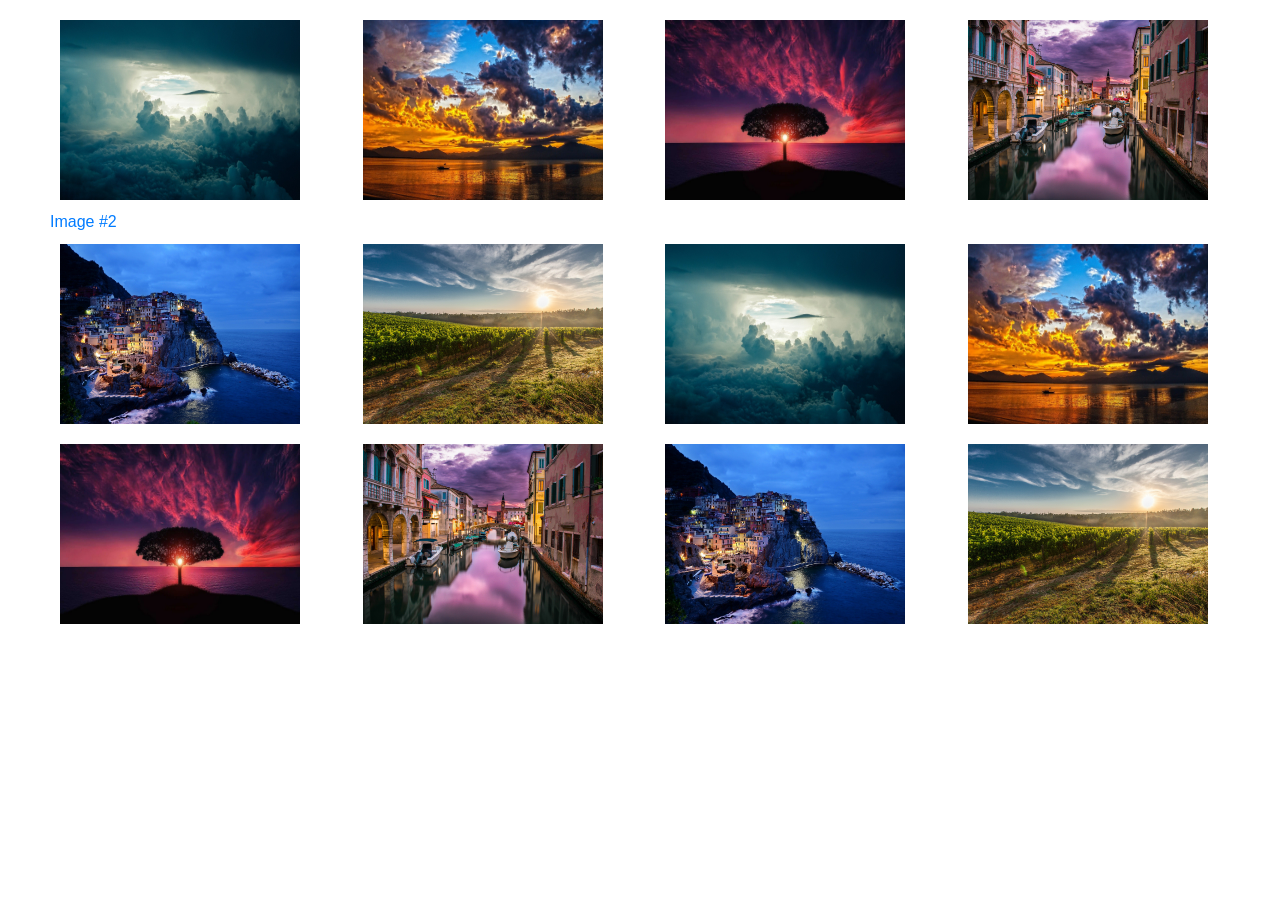
<file: NSS_Website_Components-master/gallery/index.html>
<!doctype html>
<html lang="en">

<head>
    <title>NSS - IIT TIRUPATI</title>
    <!-- Required meta tags -->
    <meta charset="utf-8">
    <meta name="viewport" content="width=device-width, initial-scale=1, shrink-to-fit=no">

    <!-- Bootstrap CSS -->
    <link rel="stylesheet" href="https://stackpath.bootstrapcdn.com/bootstrap/4.3.1/css/bootstrap.min.css"
        integrity="sha384-ggOyR0iXCbMQv3Xipma34MD+dH/1fQ784/j6cY/iJTQUOhcWr7x9JvoRxT2MZw1T" crossorigin="anonymous">

    <link rel="stylesheet" href="./css/gallery.css">
    <link rel="stylesheet" href="./css/lightbox.min.css">

</head>

<body>

    <div class="gallery">
        <div class="row">
            <div class="col-md-3">
                <a href="./images/img1.jpg" data-lightbox="img-1-group">
                    <img src="./images/img1.jpg" alt="Image 1">
                </a>
                <a href="./images/img2.jpg" data-lightbox="img-1-group">Image #2</a>
                <a href="./images/img3.jpg" data-lightbox="img-1-group"></a>
                <a href="./images/img4.jpg" data-lightbox="img-1-group"></a>
                <a href="./images/img5.jpg" data-lightbox="img-1-group"></a>
                <a href="./images/img6.jpg" data-lightbox="img-1-group"></a>
            </div>
            <div class="col-md-3">
                <img src="./images/img2.jpg" alt="Image 2">
            </div>
            <div class="col-md-3">
                <img src="./images/img3.jpg" alt="Image 3">
            </div>
            <div class="col-md-3">
                <img src="./images/img4.jpg" alt="Image 4">
            </div>
        </div>
        <div class="row">
            <div class="col-md-3">
                <img src="./images/img5.jpg" alt="Image 5">
            </div>
            <div class="col-md-3">
                <img src="./images/img6.jpg" alt="Image 6">
            </div>
            <div class="col-md-3">
                <img src="./images/img1.jpg" alt="Image 1">
            </div>
            <div class="col-md-3">
                <img src="./images/img2.jpg" alt="Image 2">
            </div>
        </div>
        <div class="row">
            <div class="col-md-3">
                <img src="./images/img3.jpg" alt="Image 3">
            </div>
            <div class="col-md-3">
                <img src="./images/img4.jpg" alt="Image 4">
            </div>
            <div class="col-md-3">
                <img src="./images/img5.jpg" alt="Image 5">
            </div>
            <div class="col-md-3">
                <img src="./images/img6.jpg" alt="Image 6">
            </div>
        </div>
    </div>

    <!-- Optional JavaScript -->
    <!-- jQuery first, then Popper.js, then Bootstrap JS -->
    <script src="https://code.jquery.com/jquery-3.3.1.slim.min.js"
        integrity="sha384-q8i/X+965DzO0rT7abK41JStQIAqVgRVzpbzo5smXKp4YfRvH+8abtTE1Pi6jizo"
        crossorigin="anonymous"></script>
    <script src="https://cdnjs.cloudflare.com/ajax/libs/popper.js/1.14.7/umd/popper.min.js"
        integrity="sha384-UO2eT0CpHqdSJQ6hJty5KVphtPhzWj9WO1clHTMGa3JDZwrnQq4sF86dIHNDz0W1"
        crossorigin="anonymous"></script>
    <script src="https://stackpath.bootstrapcdn.com/bootstrap/4.3.1/js/bootstrap.min.js"
        integrity="sha384-JjSmVgyd0p3pXB1rRibZUAYoIIy6OrQ6VrjIEaFf/nJGzIxFDsf4x0xIM+B07jRM"
        crossorigin="anonymous"></script>
    <script src="./js/lightbox-plus-jquery.min.js"></script>
</body>

</html>
</file>
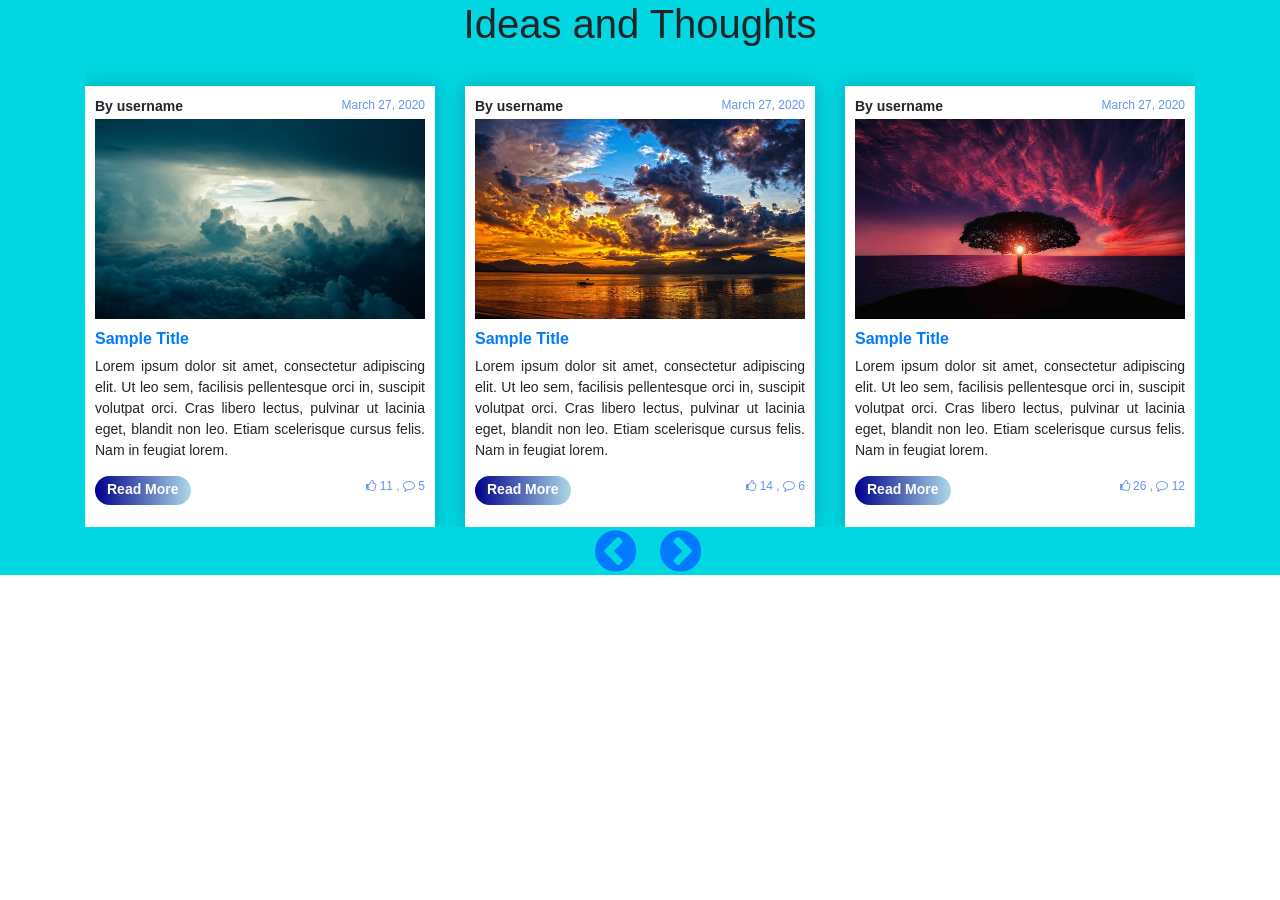
<file: NSS_Website_Components-master/idea_thoughts/index.html>
<!DOCTYPE html>
<html lang="en">

<head>
    <title>Idea and Thoughts Page</title>
    <!-- Required meta tags -->
    <meta charset="utf-8">
    <meta name="viewport" content="width=device-width, initial-scale=1, shrink-to-fit=no">

    <!-- Bootstrap CSS -->
    <link rel="stylesheet" href="https://stackpath.bootstrapcdn.com/bootstrap/4.3.1/css/bootstrap.min.css"
        integrity="sha384-ggOyR0iXCbMQv3Xipma34MD+dH/1fQ784/j6cY/iJTQUOhcWr7x9JvoRxT2MZw1T" crossorigin="anonymous">
    <link rel="stylesheet" href="https://cdnjs.cloudflare.com/ajax/libs/font-awesome/4.7.0/css/font-awesome.min.css">
    <link rel="stylesheet" href="./css/idea-thoughts.css">

</head>

<body>

    <div class="img-thoughts">
        <div class="container">
            <h1 class="text-center">
                Ideas and Thoughts
            </h1>
            <div id="multi-item-example" class="carousel slide carousel-multi-item" data-ride="carousel" data-pause="hover" data-interval="5000">

                <!--Controls-->
                <!--/.Controls-->

                <!--Indicators-->
                <!--/.Indicators-->

                <!--Slides-->
                <div class="carousel-inner" role="listbox">

                    <!--First slide-->
                    <div class="carousel-item active">

                        <div class="row">
                            <div class="col-md-4">
                                <div class="single-blog">
                                    <p class="blog-meta">
                                        <b>By username </b><span>March 27, 2020</span>
                                    </p>
                                    <img src="./images/img1.jpg" alt="Image1" class="fit-img">
                                    <h2><a href="./idea-thought.html">Sample Title</a></h2>
                                    <p class="blog-text">
                                        Lorem ipsum dolor sit amet, consectetur adipiscing elit. Ut leo sem, facilisis
                                        pellentesque
                                        orci
                                        in, suscipit volutpat orci. Cras libero lectus, pulvinar ut lacinia eget,
                                        blandit non leo.
                                        Etiam
                                        scelerisque cursus felis. Nam in feugiat lorem.
                                    </p>
                                    <p>
                                        <a href="./idea-thought.html" class="read-more-btn">Read More</a>
                                        <span>
                                            <i class="fa fa-thumbs-o-up"></i>
                                            11 ,
                                            <i class="fa fa-comment-o"></i>
                                            5
                                        </span>
                                    </p>
                                </div>
                            </div>
                            <div class="col-md-4">
                                <div class="single-blog">
                                    <p class="blog-meta">
                                        <b>By username </b><span>March 27, 2020</span>
                                    </p>
                                    <img src="./images/img2.jpg" alt="Image1" class="fit-img">
                                    <h2><a href="./idea-thought.html">Sample Title</a></h2>
                                    <p class="blog-text">
                                        Lorem ipsum dolor sit amet, consectetur adipiscing elit. Ut leo sem, facilisis
                                        pellentesque
                                        orci
                                        in, suscipit volutpat orci. Cras libero lectus, pulvinar ut lacinia eget,
                                        blandit non leo.
                                        Etiam
                                        scelerisque cursus felis. Nam in feugiat lorem.
                                    </p>
                                    <p>
                                        <a href="./idea-thought.html" class="read-more-btn">Read More</a>
                                        <span>
                                            <i class="fa fa-thumbs-o-up"></i>
                                            14 ,
                                            <i class="fa fa-comment-o"></i>
                                            6
                                        </span>
                                    </p>
                                </div>
                            </div>
                            <div class="col-md-4">
                                <div class="single-blog">
                                    <p class="blog-meta">
                                        <b>By username </b><span>March 27, 2020</span>
                                    </p>
                                    <img src="./images/img3.jpg" alt="Image1" class="fit-img">
                                    <h2><a href="./idea-thought.html">Sample Title</a></h2>
                                    <p class="blog-text">
                                        Lorem ipsum dolor sit amet, consectetur adipiscing elit. Ut leo sem, facilisis
                                        pellentesque
                                        orci
                                        in, suscipit volutpat orci. Cras libero lectus, pulvinar ut lacinia eget,
                                        blandit non leo.
                                        Etiam
                                        scelerisque cursus felis. Nam in feugiat lorem.
                                    </p>
                                    <p>
                                        <a href="./idea-thought.html" class="read-more-btn">Read More</a>
                                        <span>
                                            <i class="fa fa-thumbs-o-up"></i>
                                            26 ,
                                            <i class="fa fa-comment-o"></i>
                                            12
                                        </span>
                                    </p>
                                </div>
                            </div>
                        </div>

                    </div>
                    <!--/.First slide-->

                    <!--Second slide-->
                    <div class="carousel-item">

                        <div class="row">
                            <div class="col-md-4">
                                <div class="single-blog">
                                    <p class="blog-meta">
                                        <b>By username </b><span>March 27, 2020</span>
                                    </p>
                                    <img src="./images/img4.jpg" alt="Image1" class="fit-img">
                                    <h2><a href="#">Sample Title</a></h2>
                                    <p class="blog-text">
                                        Lorem ipsum dolor sit amet, consectetur adipiscing elit. Ut leo sem, facilisis
                                        pellentesque
                                        orci
                                        in, suscipit volutpat orci. Cras libero lectus, pulvinar ut lacinia eget,
                                        blandit non leo.
                                        Etiam
                                        scelerisque cursus felis. Nam in feugiat lorem.
                                    </p>
                                    <p>
                                        <a href="#" class="read-more-btn">Read More</a>
                                        <span>
                                            <i class="fa fa-thumbs-o-up"></i>
                                            11 ,
                                            <i class="fa fa-comment-o"></i>
                                            5
                                        </span>
                                    </p>
                                </div>
                            </div>
                            <div class="col-md-4">
                                <div class="single-blog">
                                    <p class="blog-meta">
                                        <b>By username </b><span>March 27, 2020</span>
                                    </p>
                                    <img src="./images/img5.jpg" alt="Image1" class="fit-img">
                                    <h2><a href="#">Sample Title</a></h2>
                                    <p class="blog-text">
                                        Lorem ipsum dolor sit amet, consectetur adipiscing elit. Ut leo sem, facilisis
                                        pellentesque
                                        orci
                                        in, suscipit volutpat orci. Cras libero lectus, pulvinar ut lacinia eget,
                                        blandit non leo.
                                        Etiam
                                        scelerisque cursus felis. Nam in feugiat lorem.
                                    </p>
                                    <p>
                                        <a href="#" class="read-more-btn">Read More</a>
                                        <span>
                                            <i class="fa fa-thumbs-o-up"></i>
                                            14 ,
                                            <i class="fa fa-comment-o"></i>
                                            6
                                        </span>
                                    </p>
                                </div>
                            </div>
                            <div class="col-md-4">
                                <div class="single-blog">
                                    <p class="blog-meta">
                                        <b>By username </b><span>March 27, 2020</span>
                                    </p>
                                    <img src="./images/img6.jpg" alt="Image1" class="fit-img">
                                    <h2><a href="#">Sample Title</a></h2>
                                    <p class="blog-text">
                                        Lorem ipsum dolor sit amet, consectetur adipiscing elit. Ut leo sem, facilisis
                                        pellentesque
                                        orci
                                        in, suscipit volutpat orci. Cras libero lectus, pulvinar ut lacinia eget,
                                        blandit non leo.
                                        Etiam
                                        scelerisque cursus felis. Nam in feugiat lorem.
                                    </p>
                                    <p>
                                        <a href="#" class="read-more-btn">Read More</a>
                                        <span>
                                            <i class="fa fa-thumbs-o-up"></i>
                                            26 ,
                                            <i class="fa fa-comment-o"></i>
                                            12
                                        </span>
                                    </p>
                                </div>
                            </div>
                        </div>

                    </div>
                    <!--/.Second slide-->

                    <!--Third slide-->
                    <div class="carousel-item">

                        <div class="row">
                            <div class="col-md-4">
                                <div class="single-blog">
                                    <p class="blog-meta">
                                        <b>By username </b><span>March 27, 2020</span>
                                    </p>
                                    <img src="./images/img3.jpg" alt="Image1" class="fit-img">
                                    <h2><a href="./idea-thought.html">Sample Title</a></h2>
                                    <p class="blog-text">
                                        Lorem ipsum dolor sit amet, consectetur adipiscing elit. Ut leo sem, facilisis
                                        pellentesque
                                        orci
                                        in, suscipit volutpat orci. Cras libero lectus, pulvinar ut lacinia eget,
                                        blandit non leo.
                                        Etiam
                                        scelerisque cursus felis. Nam in feugiat lorem.
                                    </p>
                                    <p>
                                        <a href="./idea-thought.html" class="read-more-btn">Read More</a>
                                        <span>
                                            <i class="fa fa-thumbs-o-up"></i>
                                            11 ,
                                            <i class="fa fa-comment-o"></i>
                                            5
                                        </span>
                                    </p>
                                </div>
                            </div>
                            <div class="col-md-4">
                                <div class="single-blog">
                                    <p class="blog-meta">
                                        <b>By username </b><span>March 27, 2020</span>
                                    </p>
                                    <img src="./images/img6.jpg" alt="Image1" class="fit-img">
                                    <h2><a href="#">Sample Title</a></h2>
                                    <p class="blog-text">
                                        Lorem ipsum dolor sit amet, consectetur adipiscing elit. Ut leo sem, facilisis
                                        pellentesque
                                        orci
                                        in, suscipit volutpat orci. Cras libero lectus, pulvinar ut lacinia eget,
                                        blandit non leo.
                                        Etiam
                                        scelerisque cursus felis. Nam in feugiat lorem.
                                    </p>
                                    <p>
                                        <a href="#" class="read-more-btn">Read More</a>
                                        <span>
                                            <i class="fa fa-thumbs-o-up"></i>
                                            14 ,
                                            <i class="fa fa-comment-o"></i>
                                            6
                                        </span>
                                    </p>
                                </div>
                            </div>
                            <div class="col-md-4">
                                <div class="single-blog">
                                    <p class="blog-meta">
                                        <b>By username </b><span>March 27, 2020</span>
                                    </p>
                                    <img src="./images/img5.jpg" alt="Image1" class="fit-img">
                                    <h2><a href="#">Sample Title</a></h2>
                                    <p class="blog-text">
                                        Lorem ipsum dolor sit amet, consectetur adipiscing elit. Ut leo sem, facilisis
                                        pellentesque
                                        orci
                                        in, suscipit volutpat orci. Cras libero lectus, pulvinar ut lacinia eget,
                                        blandit non leo.
                                        Etiam
                                        scelerisque cursus felis. Nam in feugiat lorem.
                                    </p>
                                    <p>
                                        <a href="#" class="read-more-btn">Read More</a>
                                        <span>
                                            <i class="fa fa-thumbs-o-up"></i>
                                            26 ,
                                            <i class="fa fa-comment-o"></i>
                                            12
                                        </span>
                                    </p>
                                </div>
                            </div>
                        </div>

                    </div>
                    <!--/.Third slide-->

                </div>
                <!--/.Slides-->

                <div class="controls-down">
                    <a href="#multi-item-example" data-slide="prev">
                        <i class="fa fa-chevron-circle-left fa-3x"></i>
                    </a>
                    <a href="#multi-item-example" data-slide="next">
                        <i class="fa fa-chevron-circle-right fa-3x" aria-hidden="true"></i>
                    </a>
                </div>

            </div>
        </div>

    </div>


    <!-- Optional JavaScript -->
    <!-- jQuery first, then Popper.js, then Bootstrap JS -->
    <script src="https://code.jquery.com/jquery-3.3.1.slim.min.js"
        integrity="sha384-q8i/X+965DzO0rT7abK41JStQIAqVgRVzpbzo5smXKp4YfRvH+8abtTE1Pi6jizo"
        crossorigin="anonymous"></script>
    <script src="https://cdnjs.cloudflare.com/ajax/libs/popper.js/1.14.7/umd/popper.min.js"
        integrity="sha384-UO2eT0CpHqdSJQ6hJty5KVphtPhzWj9WO1clHTMGa3JDZwrnQq4sF86dIHNDz0W1"
        crossorigin="anonymous"></script>
    <script src="https://stackpath.bootstrapcdn.com/bootstrap/4.3.1/js/bootstrap.min.js"
        integrity="sha384-JjSmVgyd0p3pXB1rRibZUAYoIIy6OrQ6VrjIEaFf/nJGzIxFDsf4x0xIM+B07jRM"
        crossorigin="anonymous"></script>
</body>

</html>
</file>
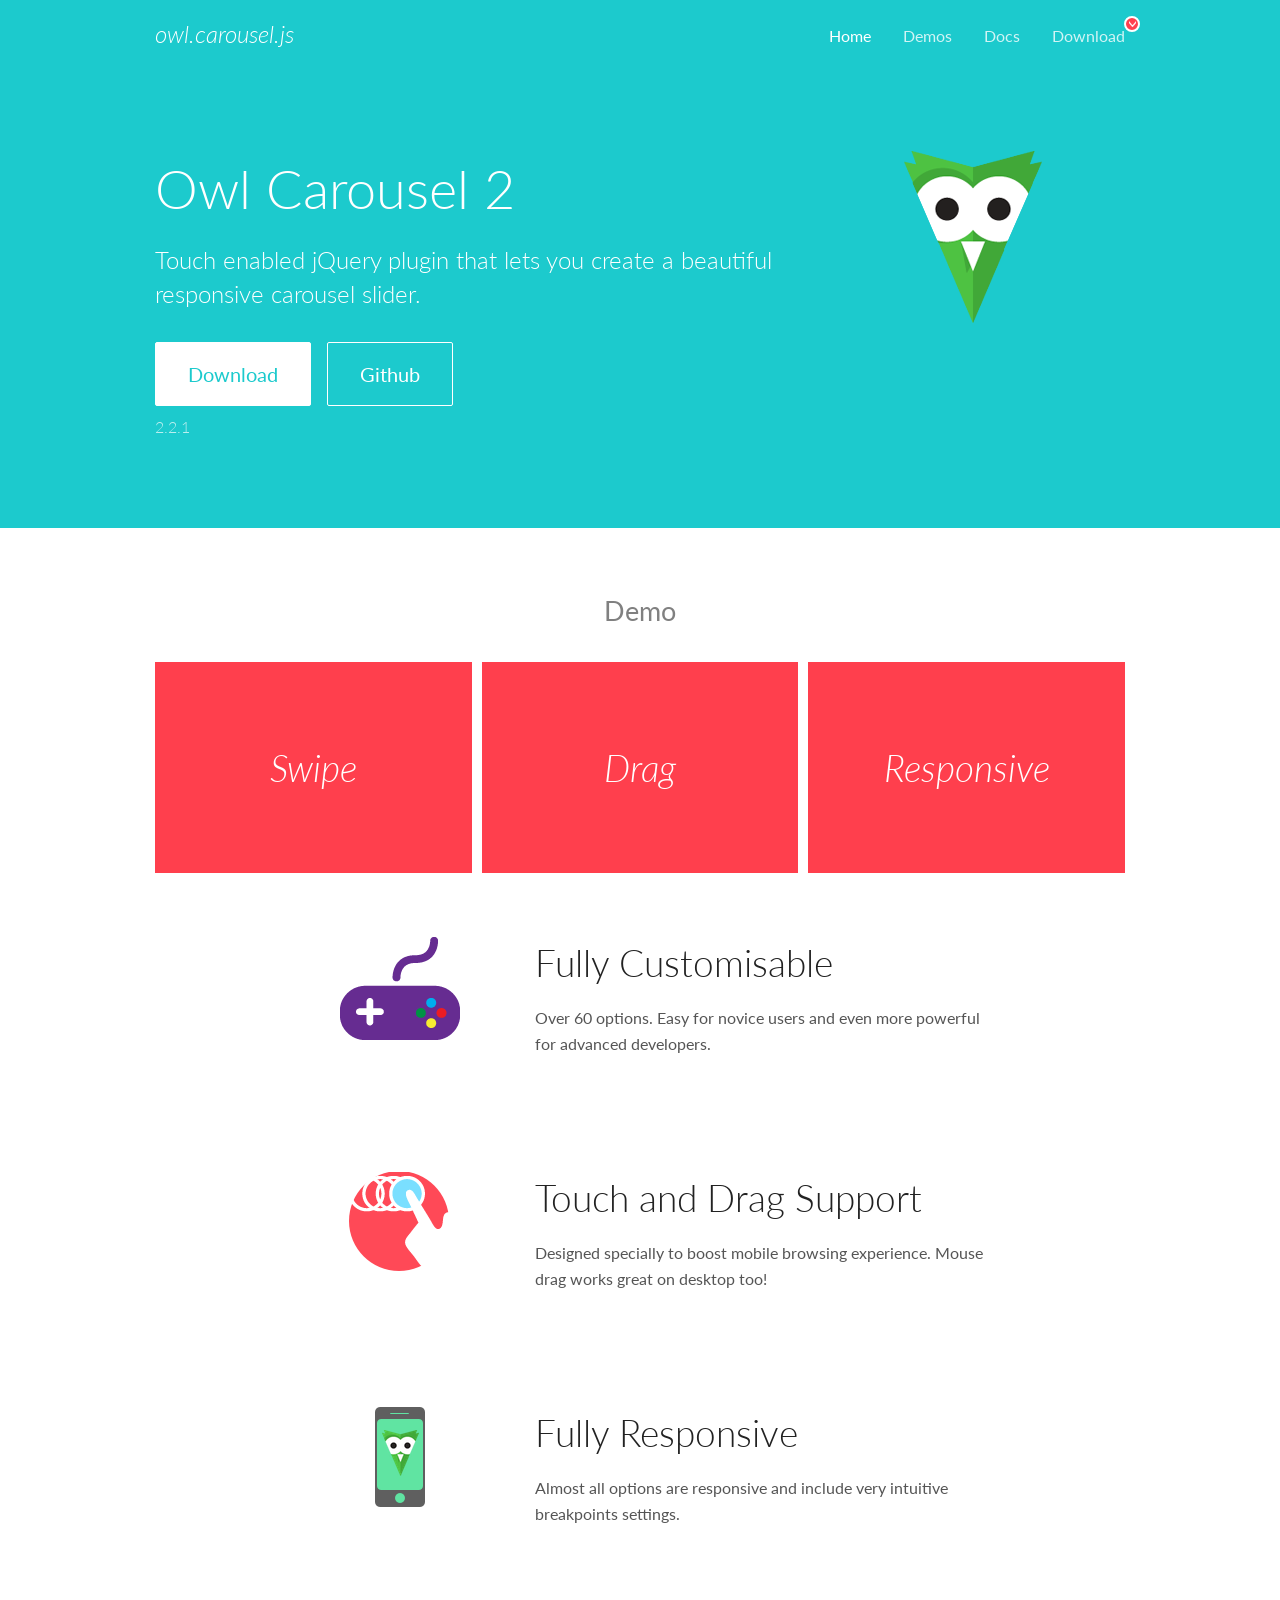
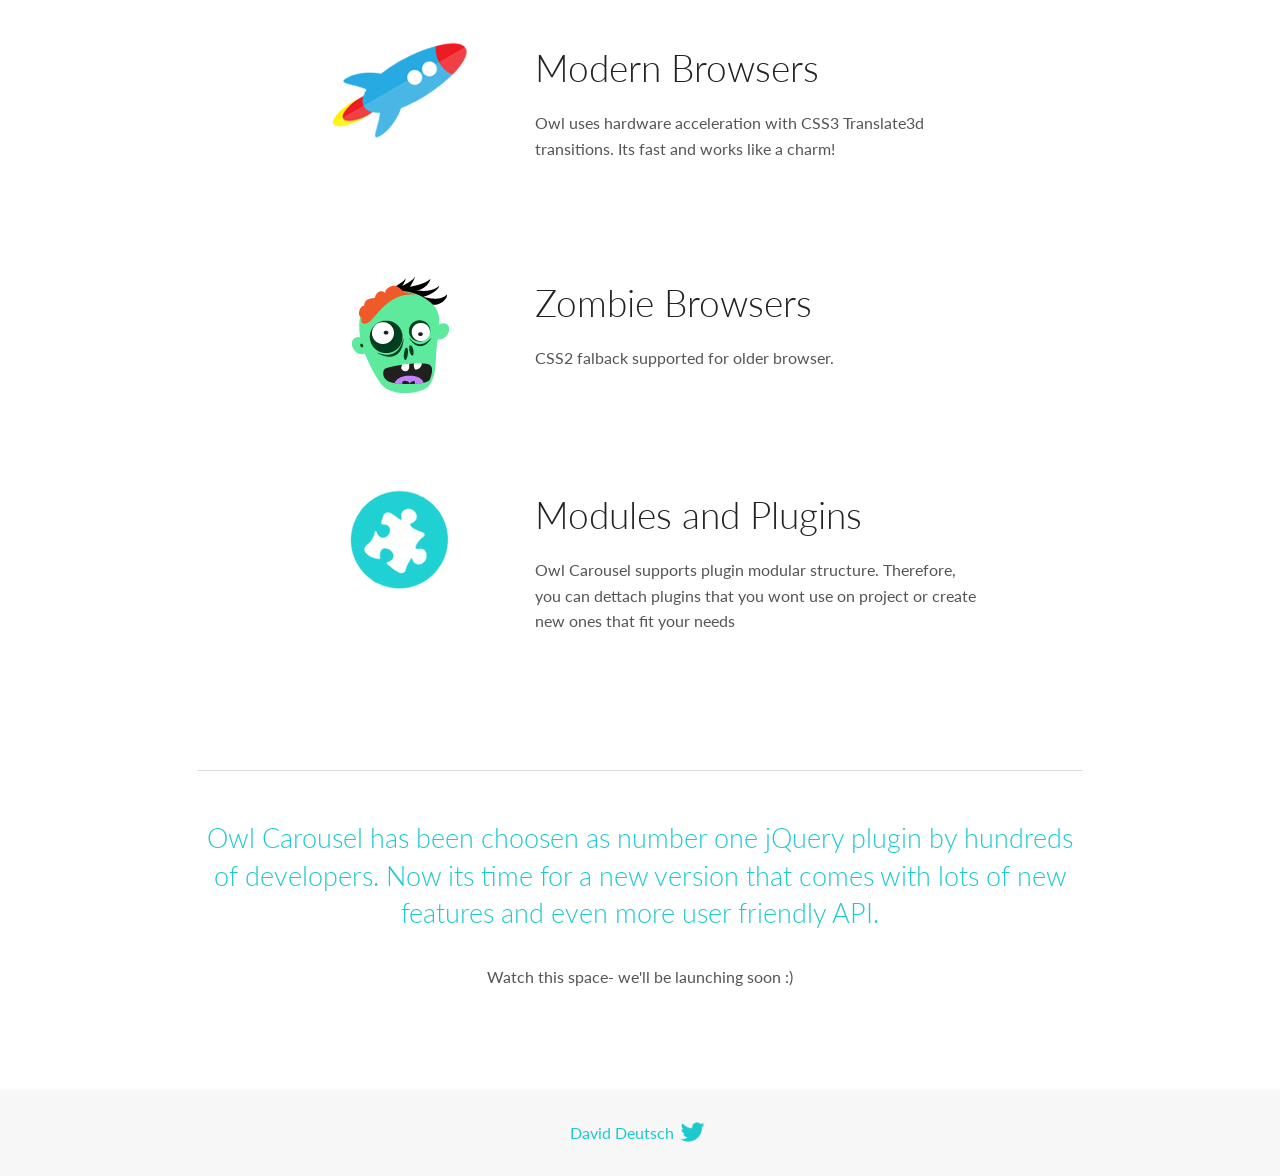
<file: NSS_Website_Components-master/idea_thoughts/assets/lib/owl.carousel/docs/index.html>
<!DOCTYPE html>
<html lang="en">
  <head>

    <!-- head -->
    <meta charset="utf-8">
    <meta name="msapplication-tap-highlight" content="no" />
    <meta name="viewport" content="width=device-width, initial-scale=1.0" />
    <meta name="description" content="Touch enabled jQuery plugin that lets you create beautiful responsive carousel slider.">
    <meta name="author" content="David Deutsch">
    <title>
      Home | Owl Carousel | 2.2.1
    </title>

    <!-- Stylesheets -->
    <link href='https://fonts.googleapis.com/css?family=Lato:300,400,700,400italic,300italic' rel='stylesheet' type='text/css'>
    <link rel="stylesheet" href="assets/css/docs.theme.min.css">

    <!-- Owl Stylesheets -->
    <link rel="stylesheet" href="assets/owlcarousel/assets/owl.carousel.min.css">
    <link rel="stylesheet" href="assets/owlcarousel/assets/owl.theme.default.min.css">

    <!-- HTML5 shim and Respond.js IE8 support of HTML5 elements and media queries -->

    <!--[if lt IE 9]>
      <script src="https://oss.maxcdn.com/libs/html5shiv/3.7.0/html5shiv.js"></script>
      <script src="https://oss.maxcdn.com/libs/respond.js/1.3.0/respond.min.js"></script>
    <![endif]-->

    <!-- Favicons -->
    <link rel="apple-touch-icon-precomposed" sizes="144x144" href="assets/ico/apple-touch-icon-144-precomposed.png">
    <link rel="shortcut icon" href="assets/ico/favicon.png">
    <link rel="shortcut icon" href="favicon.ico">

    <!-- Yeah i know js should not be in header. Its required for demos.-->

    <!-- javascript -->
    <script src="assets/vendors/jquery.min.js"></script>
    <script src="assets/owlcarousel/owl.carousel.js"></script>
  </head>
  <body>

    <!-- header -->
    <header class="header">
      <div class="row">
        <div class="large-12 columns">
          <div class="brand left">
            <h3>
              <a href="/OwlCarousel2/">owl.carousel.js</a> 
            </h3>
          </div>
          <a id="toggle-nav" class="right">
            <span></span> <span></span> <span></span> 
          </a> 
          <div class="nav-bar">
            <ul class="clearfix">
              <li class="active">
                <a href="/OwlCarousel2/index.html">Home</a> 
              </li>
              <li> <a href="/OwlCarousel2/demos/demos.html">Demos</a>  </li>
              <li> <a href="/OwlCarousel2/docs/started-welcome.html">Docs</a>  </li>
              <li>
                <a href="https://github.com/OwlCarousel2/OwlCarousel2/archive/2.2.1.zip">Download</a> 
                <span class="download"></span> 
              </li>
            </ul>
          </div>
        </div>
      </div>
    </header>

    <!-- home panel -->
    <section id="hero">
      <div class="row">
        <div class="large-8 medium-8 columns">
          <h1>Owl Carousel 2</h1>
          <h4>Touch enabled jQuery plugin that lets you create a beautiful responsive carousel slider.</h4>
          <a href="https://github.com/OwlCarousel2/OwlCarousel2/archive/2.2.1.zip" class="hero-button">Download</a> 
          <a href="https://github.com/OwlCarousel2/OwlCarousel2" class="hero-button outline">Github</a> 
          <p>2.2.1</p>
        </div>
        <div class="large-4 medium-4 columns">
          <img class="owl-logo" src="assets/img/owl-logo.png" alt="mr. Owl">
        </div>
      </div>
    </section>

    <!-- body -->
    <div class="home-demo">
      <div class="row">
        <div class="large-12 columns">
          <h3>Demo</h3>
          <div class="owl-carousel">
            <div class="item">
              <h2>Swipe</h2>
            </div>
            <div class="item">
              <h2>Drag</h2>
            </div>
            <div class="item">
              <h2>Responsive</h2>
            </div>
            <div class="item">
              <h2>CSS3</h2>
            </div>
            <div class="item">
              <h2>Fast</h2>
            </div>
            <div class="item">
              <h2>Easy</h2>
            </div>
            <div class="item">
              <h2>Free</h2>
            </div>
            <div class="item">
              <h2>Upgradable</h2>
            </div>
            <div class="item">
              <h2>Tons of options</h2>
            </div>
            <div class="item">
              <h2>Infinity</h2>
            </div>
            <div class="item">
              <h2>Auto Width</h2>
            </div>
          </div>
        </div>
      </div>
    </div>
    <script>
      var owl = $('.owl-carousel');
      owl.owlCarousel({
        margin: 10,
        loop: true,
        responsive: {
          0: {
            items: 1
          },
          600: {
            items: 2
          },
          1000: {
            items: 3
          }
        }
      })
    </script>

    <!-- features -->
    <div id="features">
      <div class="row">
        <div class="small-12 medium-9 small-centered columns">
          <section class="row feature">
            <div class="medium-4 small-12 columns">
              <img src="assets/img/feature-options.png" alt="">
            </div>
            <div class="medium-8 small-12 columns">
              <h2>Fully Customisable</h2>
              <p>Over 60 options. Easy for novice users and even more powerful for advanced developers.</p>
            </div>
          </section>
          <section class="row feature">
            <div class="medium-4 small-12 columns">
              <img src="assets/img/feature-drag.png" alt="">
            </div>
            <div class="medium-8 small-12 columns">
              <h2>Touch and Drag Support</h2>
              <p>Designed specially to boost mobile browsing experience. Mouse drag works great on desktop too!</p>
            </div>
          </section>
          <section class="row feature">
            <div class="medium-4 small-12 columns">
              <img src="assets/img/feature-responsive.png" alt="">
            </div>
            <div class="medium-8 small-12 columns">
              <h2>Fully Responsive</h2>
              <p>Almost all options are responsive and include very intuitive breakpoints settings.</p>
            </div>
          </section>
          <section class="row feature">
            <div class="medium-4 small-12 columns">
              <img src="assets/img/feature-modern.png" alt="">
            </div>
            <div class="medium-8 small-12 columns">
              <h2>Modern Browsers</h2>
              <p>Owl uses hardware acceleration with CSS3 Translate3d transitions. Its fast and works like a charm! </p>
            </div>
          </section>
          <section class="row feature">
            <div class="medium-4 small-12 columns">
              <img src="assets/img/feature-zombie.png" alt="">
            </div>
            <div class="medium-8 small-12 columns">
              <h2>Zombie Browsers</h2>
              <p>CSS2 falback supported for older browser.</p>
            </div>
          </section>
          <section class="row feature">
            <div class="medium-4 small-12 columns">
              <img src="assets/img/feature-module.png" alt="">
            </div>
            <div class="medium-8 small-12 columns">
              <h2>Modules and Plugins</h2>
              <p>Owl Carousel supports plugin modular structure. Therefore, you can dettach plugins that you wont use on project or create new ones that fit your needs</p>
            </div>
          </section>
        </div>
      </div>
    </div>

    <!-- footer -->
    <section id="teaser-text">
      <div class="row">
        <div class="small-12 medium-11 small-centered columns">
          <hr>
          <h3 id="owl-carousel-has-been-choosen-as-number-one-jquery-plugin-by-hundreds-of-developers-now-its-time-for-a-new-version-that-comes-with-lots-of-new-features-and-even-more-user-friendly-api-">Owl Carousel has been choosen as number one jQuery plugin by hundreds of developers. Now its time for a new version that comes with lots of new features and even more user friendly API.</h3>
          <p>Watch this space- we&#39;ll be launching soon :)</p>
        </div>
      </div>
    </section>

    <!-- footer -->
    <footer class="footer">
      <div class="row">
        <div class="large-12 columns">
          <h5>
            <a href="/OwlCarousel2/docs/support-contact.html">David Deutsch</a> 
            <a id="custom-tweet-button" href="https://twitter.com/share?url=https://github.com/OwlCarousel2/OwlCarousel2&text=Owl Carousel - This is so awesome! " target="_blank"></a> 
          </h5>
        </div>
      </div>
    </footer>

    <!-- vendors -->
    <script src="assets/vendors/highlight.js"></script>
    <script src="assets/js/app.js"></script>
  </body>
</html>
</file>
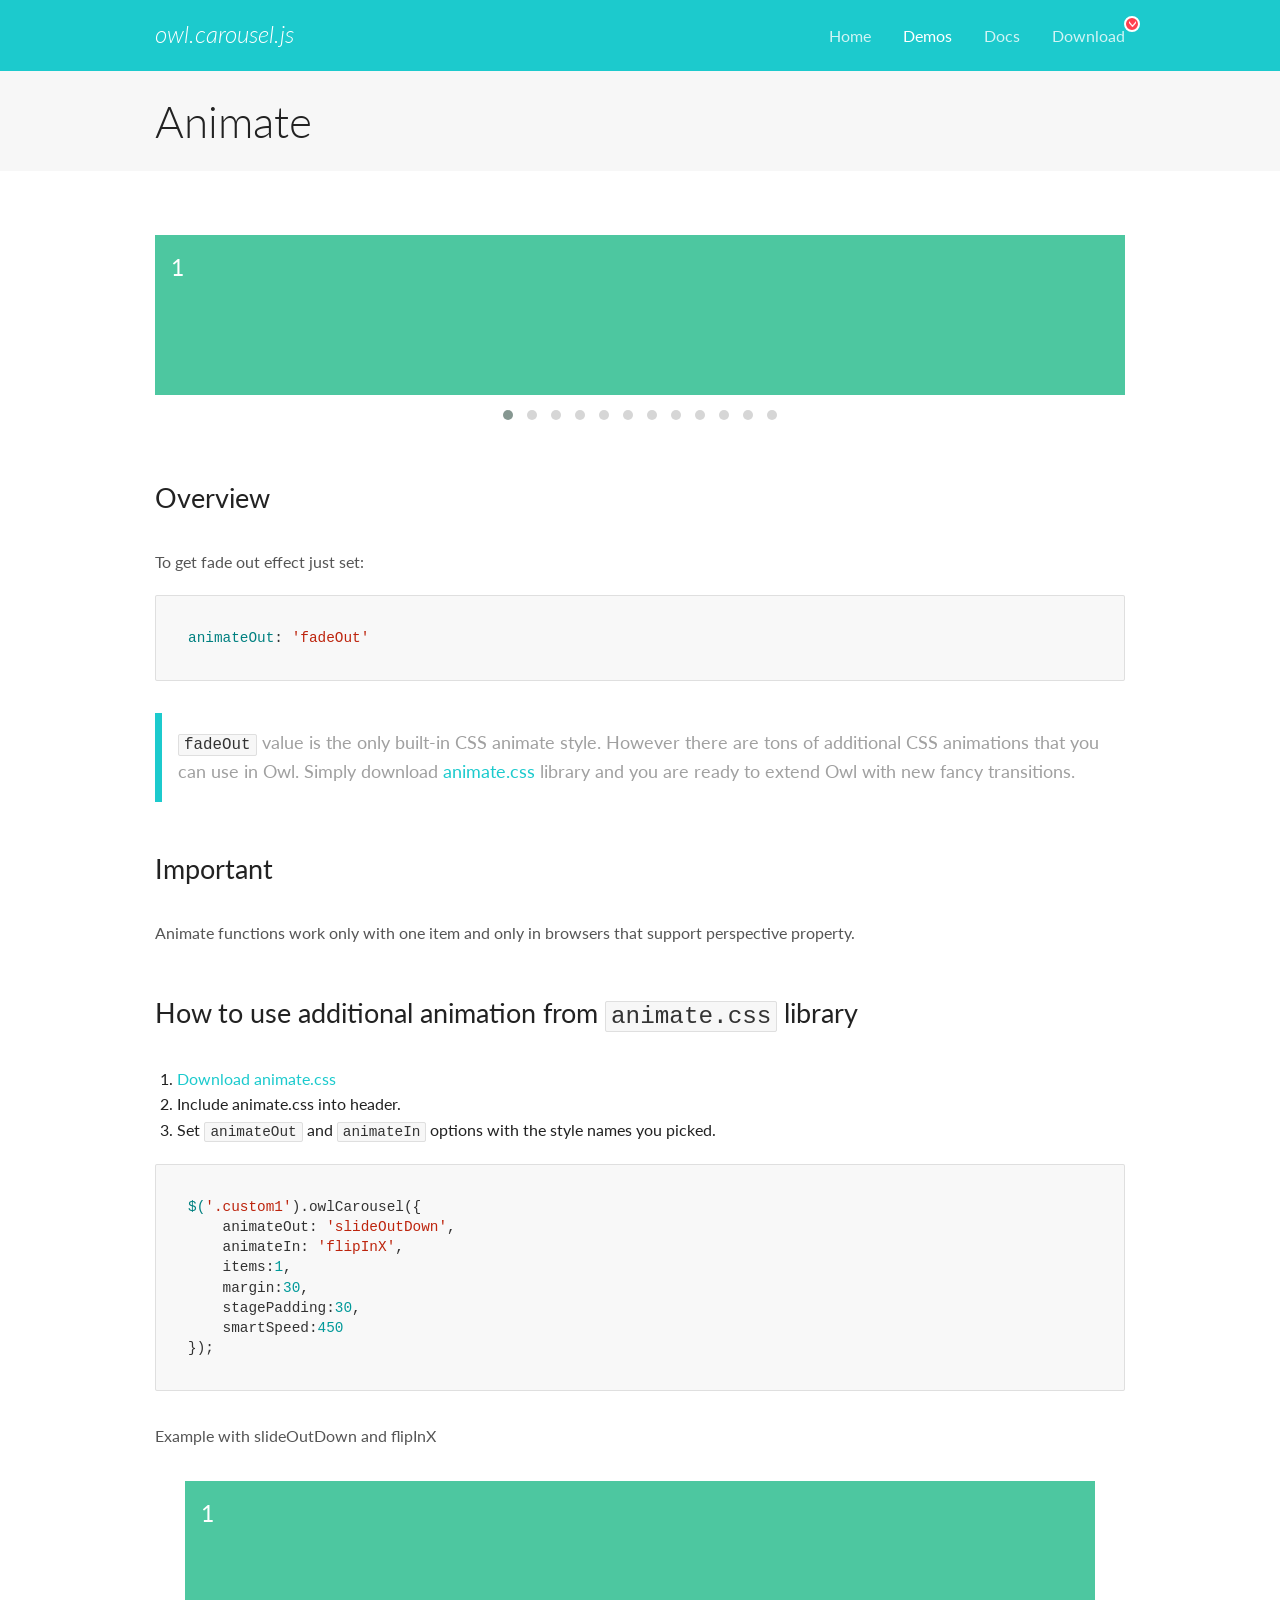
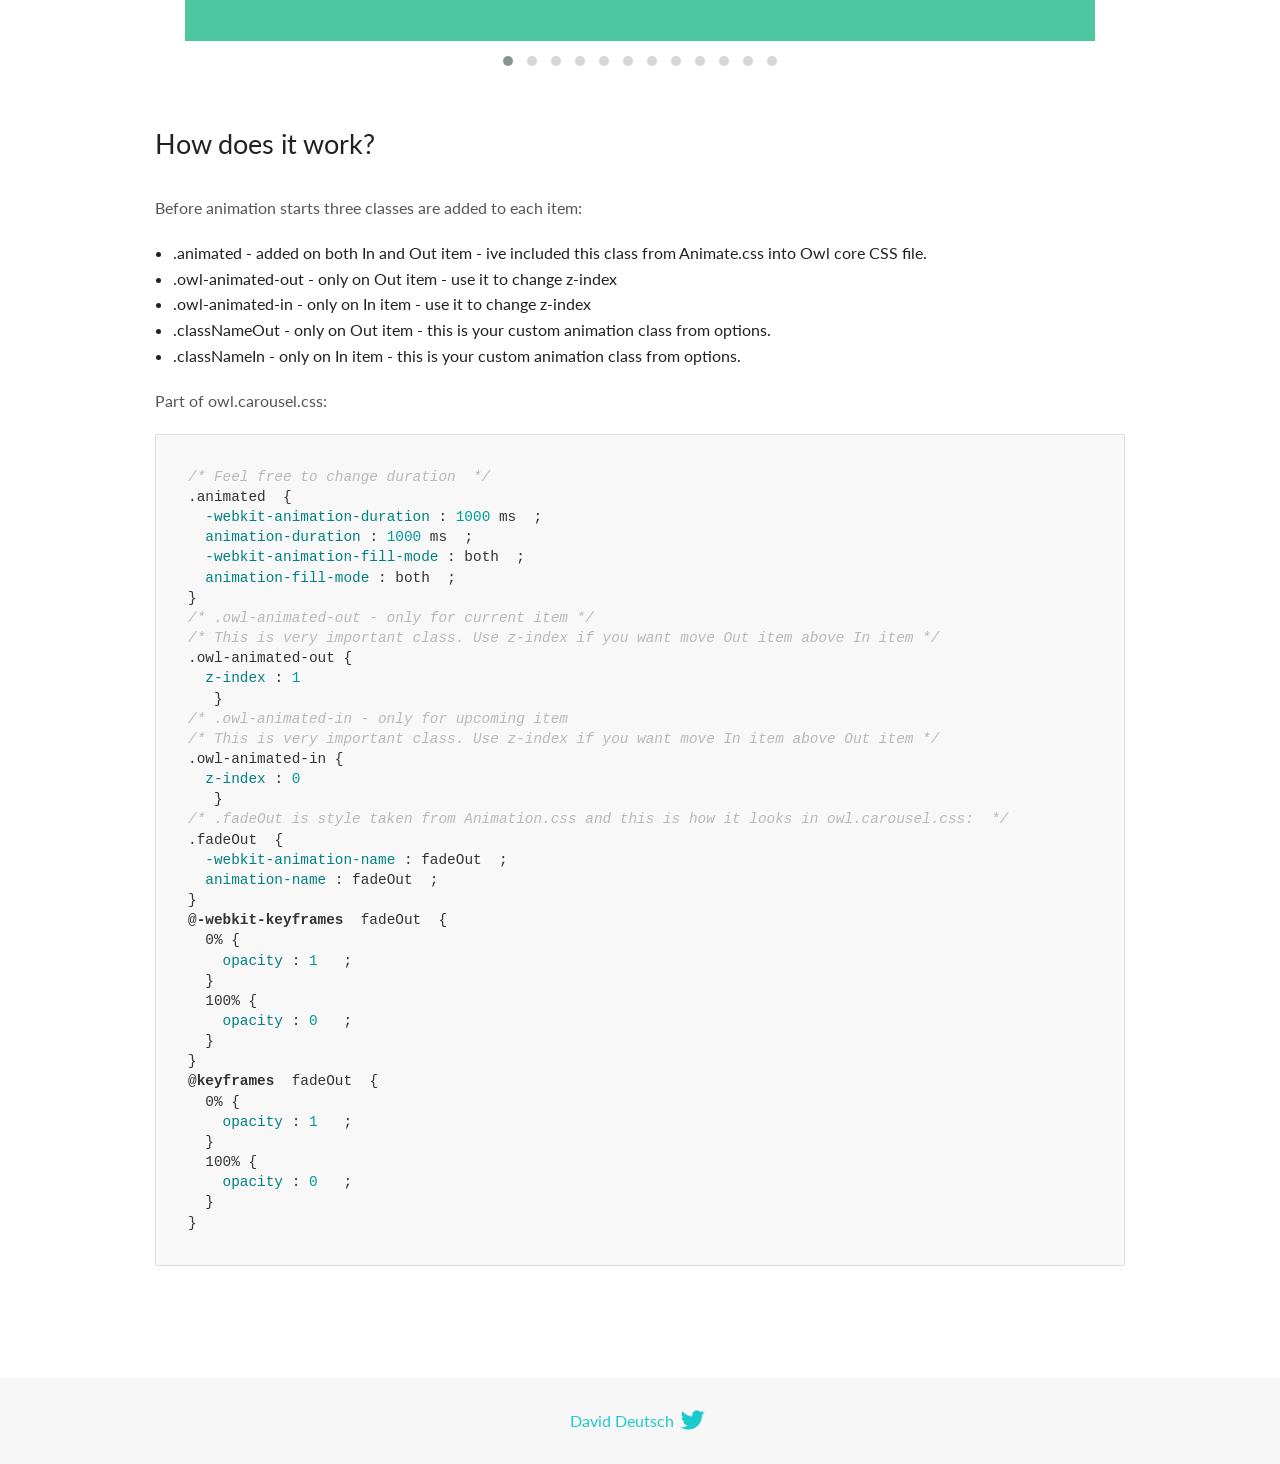
<file: NSS_Website_Components-master/idea_thoughts/assets/lib/owl.carousel/docs/demos/animate.html>
<!DOCTYPE html>
<html lang="en">
  <head>

    <!-- head -->
    <meta charset="utf-8">
    <meta name="msapplication-tap-highlight" content="no" />
    <meta name="viewport" content="width=device-width, initial-scale=1.0" />
    <meta name="description" content="Animate carousel">
    <meta name="author" content="David Deutsch">
    <title>
      Animate Demo | Owl Carousel | 2.2.1
    </title>

    <!-- Stylesheets -->
    <link href='https://fonts.googleapis.com/css?family=Lato:300,400,700,400italic,300italic' rel='stylesheet' type='text/css'>
    <link rel="stylesheet" href="../assets/css/docs.theme.min.css">

    <!-- Owl Stylesheets -->
    <link rel="stylesheet" href="../assets/owlcarousel/assets/owl.carousel.min.css">
    <link rel="stylesheet" href="../assets/owlcarousel/assets/owl.theme.default.min.css">

    <!-- HTML5 shim and Respond.js IE8 support of HTML5 elements and media queries -->

    <!--[if lt IE 9]>
      <script src="https://oss.maxcdn.com/libs/html5shiv/3.7.0/html5shiv.js"></script>
      <script src="https://oss.maxcdn.com/libs/respond.js/1.3.0/respond.min.js"></script>
    <![endif]-->

    <!-- Favicons -->
    <link rel="apple-touch-icon-precomposed" sizes="144x144" href="../assets/ico/apple-touch-icon-144-precomposed.png">
    <link rel="shortcut icon" href="../assets/ico/favicon.png">
    <link rel="shortcut icon" href="favicon.ico">

    <!-- Yeah i know js should not be in header. Its required for demos.-->

    <!-- javascript -->
    <script src="../assets/vendors/jquery.min.js"></script>
    <script src="../assets/owlcarousel/owl.carousel.js"></script>
  </head>
  <body>

    <!-- header -->
    <header class="header">
      <div class="row">
        <div class="large-12 columns">
          <div class="brand left">
            <h3>
              <a href="/OwlCarousel2/">owl.carousel.js</a> 
            </h3>
          </div>
          <a id="toggle-nav" class="right">
            <span></span> <span></span> <span></span> 
          </a> 
          <div class="nav-bar">
            <ul class="clearfix">
              <li> <a href="/OwlCarousel2/index.html">Home</a>  </li>
              <li class="active">
                <a href="/OwlCarousel2/demos/demos.html">Demos</a> 
              </li>
              <li> <a href="/OwlCarousel2/docs/started-welcome.html">Docs</a>  </li>
              <li>
                <a href="https://github.com/OwlCarousel2/OwlCarousel2/archive/2.2.1.zip">Download</a> 
                <span class="download"></span> 
              </li>
            </ul>
          </div>
        </div>
      </div>
    </header>

    <!-- title -->
    <section class="title">
      <div class="row">
        <div class="large-12 columns">
          <h1>Animate</h1>
        </div>
      </div>
    </section>

    <!--  Demos -->
    <section id="demos">
      <div class="row">
        <div class="large-12 columns">
          <div class="fadeOut owl-carousel owl-theme">
            <div class="item">
              <h4>1</h4>
            </div>
            <div class="item">
              <h4>2</h4>
            </div>
            <div class="item">
              <h4>3</h4>
            </div>
            <div class="item">
              <h4>4</h4>
            </div>
            <div class="item">
              <h4>5</h4>
            </div>
            <div class="item">
              <h4>6</h4>
            </div>
            <div class="item">
              <h4>7</h4>
            </div>
            <div class="item">
              <h4>8</h4>
            </div>
            <div class="item">
              <h4>9</h4>
            </div>
            <div class="item">
              <h4>10</h4>
            </div>
            <div class="item">
              <h4>11</h4>
            </div>
            <div class="item">
              <h4>12</h4>
            </div>
          </div>
          <h3 id="overview">Overview</h3>
          <p>To get fade out effect just set:</p>
          <pre><code>animateOut: &#39;fadeOut&#39;</code></pre>
          <blockquote>
            <p><code>fadeOut</code> value is the only built-in CSS animate style. However there are tons of additional CSS animations that you can use in Owl. Simply download
              <a href="https://daneden.github.io/animate.css/">animate.css</a>  library and you are ready to extend Owl with new fancy transitions.</p>
          </blockquote>
          <h3 id="important">Important</h3>
          <p>Animate functions work only with one item and only in browsers that support perspective property.</p>
          <h3 id="how-to-use-additional-animation-from-animate-css-library">How to use additional animation from <code>animate.css</code> library</h3>
          <ol>
            <li> <a href="https://daneden.github.io/animate.css/">Download animate.css</a>  </li>
            <li>Include animate.css into header.</li>
            <li>Set <code>animateOut</code> and <code>animateIn</code> options with the style names you picked.</li>
          </ol>
          <pre><code>$(&#39;.custom1&#39;).owlCarousel({
    animateOut: &#39;slideOutDown&#39;,
    animateIn: &#39;flipInX&#39;,
    items:1,
    margin:30,
    stagePadding:30,
    smartSpeed:450
});</code></pre>
          <p>Example with slideOutDown and flipInX</p>
          <div class="custom1 owl-carousel owl-theme">
            <div class="item">
              <h4>1</h4>
            </div>
            <div class="item">
              <h4>2</h4>
            </div>
            <div class="item">
              <h4>3</h4>
            </div>
            <div class="item">
              <h4>4</h4>
            </div>
            <div class="item">
              <h4>5</h4>
            </div>
            <div class="item">
              <h4>6</h4>
            </div>
            <div class="item">
              <h4>7</h4>
            </div>
            <div class="item">
              <h4>8</h4>
            </div>
            <div class="item">
              <h4>9</h4>
            </div>
            <div class="item">
              <h4>10</h4>
            </div>
            <div class="item">
              <h4>11</h4>
            </div>
            <div class="item">
              <h4>12</h4>
            </div>
          </div>
          <h3 id="how-does-it-work-">How does it work?</h3>
          <p>Before animation starts three classes are added to each item:</p>
          <ul>
            <li>.animated - added on both In and Out item - ive included this class from Animate.css into Owl core CSS file.</li>
            <li>.owl-animated-out - only on Out item - use it to change z-index</li>
            <li>.owl-animated-in - only on In item - use it to change z-index</li>
            <li>.classNameOut - only on Out item - this is your custom animation class from options.</li>
            <li>.classNameIn - only on In item - this is your custom animation class from options.</li>
          </ul>
          <p>Part of owl.carousel.css:</p>
          <pre><code class="language-css"><span class="comment">/* Feel free to change duration  */</span> 
<span class="class">.animated</span>  <span class="rules">{
  <span class="rule"><span class="attribute">-webkit-animation-duration</span> :<span class="value"> <span class="number">1000</span> ms</span> </span> ;
  <span class="rule"><span class="attribute">animation-duration</span> :<span class="value"> <span class="number">1000</span> ms</span> </span> ;
  <span class="rule"><span class="attribute">-webkit-animation-fill-mode</span> :<span class="value"> both</span> </span> ;
  <span class="rule"><span class="attribute">animation-fill-mode</span> :<span class="value"> both</span> </span> ;
<span class="rule">}</span> </span> 
<span class="comment">/* .owl-animated-out - only for current item */</span> 
<span class="comment">/* This is very important class. Use z-index if you want move Out item above In item */</span> 
<span class="class">.owl-animated-out</span> <span class="rules">{
  <span class="rule"><span class="attribute">z-index</span> :<span class="value"> <span class="number">1</span> 
</span> </span> </span> }
<span class="comment">/* .owl-animated-in - only for upcoming item
/* This is very important class. Use z-index if you want move In item above Out item */</span> 
<span class="class">.owl-animated-in</span> <span class="rules">{
  <span class="rule"><span class="attribute">z-index</span> :<span class="value"> <span class="number">0</span> 
</span> </span> </span> }
<span class="comment">/* .fadeOut is style taken from Animation.css and this is how it looks in owl.carousel.css:  */</span> 
<span class="class">.fadeOut</span>  <span class="rules">{
  <span class="rule"><span class="attribute">-webkit-animation-name</span> :<span class="value"> fadeOut</span> </span> ;
  <span class="rule"><span class="attribute">animation-name</span> :<span class="value"> fadeOut</span> </span> ;
<span class="rule">}</span> </span> 
<span class="at_rule">@<span class="keyword">-webkit-keyframes</span>  fadeOut </span> {
  0% <span class="rules">{
    <span class="rule"><span class="attribute">opacity</span> :<span class="value"> <span class="number">1</span> </span> </span> ;
  <span class="rule">}</span> </span> 
  100% <span class="rules">{
    <span class="rule"><span class="attribute">opacity</span> :<span class="value"> <span class="number">0</span> </span> </span> ;
  <span class="rule">}</span> </span> 
}
<span class="at_rule">@<span class="keyword">keyframes</span>  fadeOut </span> {
  0% <span class="rules">{
    <span class="rule"><span class="attribute">opacity</span> :<span class="value"> <span class="number">1</span> </span> </span> ;
  <span class="rule">}</span> </span> 
  100% <span class="rules">{
    <span class="rule"><span class="attribute">opacity</span> :<span class="value"> <span class="number">0</span> </span> </span> ;
  <span class="rule">}</span> </span> 
}</code></pre>
          <link rel="stylesheet" href="../assets/css/animate.css">
          <script>
            jQuery(document).ready(function($) {
              $('.fadeOut').owlCarousel({
                items: 1,
                animateOut: 'fadeOut',
                loop: true,
                margin: 10,
              });
              $('.custom1').owlCarousel({
                animateOut: 'slideOutDown',
                animateIn: 'flipInX',
                items: 1,
                margin: 30,
                stagePadding: 30,
                smartSpeed: 450
              });
            });
          </script>
        </div>
      </div>
    </section>

    <!-- footer -->
    <footer class="footer">
      <div class="row">
        <div class="large-12 columns">
          <h5>
            <a href="/OwlCarousel2/docs/support-contact.html">David Deutsch</a> 
            <a id="custom-tweet-button" href="https://twitter.com/share?url=https://github.com/OwlCarousel2/OwlCarousel2&text=Owl Carousel - This is so awesome! " target="_blank"></a> 
          </h5>
        </div>
      </div>
    </footer>

    <!-- vendors -->
    <script src="../assets/vendors/highlight.js"></script>
    <script src="../assets/js/app.js"></script>
  </body>
</html>
</file>
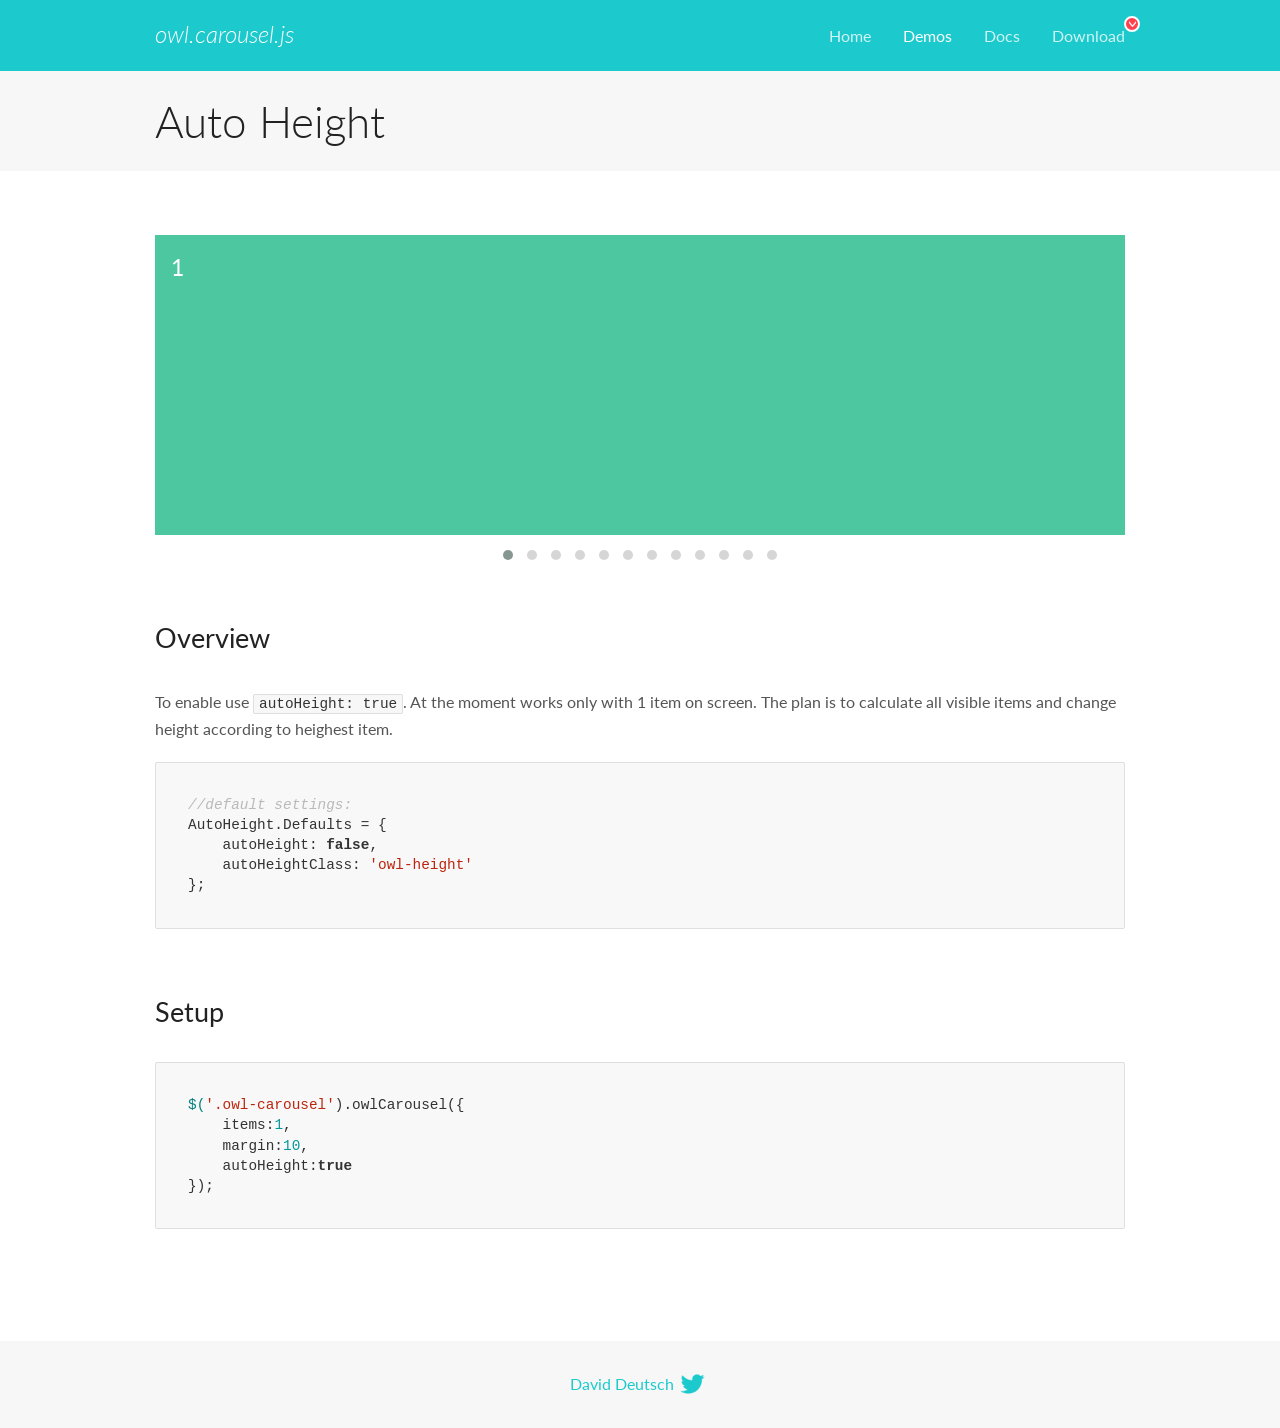
<file: NSS_Website_Components-master/idea_thoughts/assets/lib/owl.carousel/docs/demos/autoheight.html>
<!DOCTYPE html>
<html lang="en">
  <head>

    <!-- head -->
    <meta charset="utf-8">
    <meta name="msapplication-tap-highlight" content="no" />
    <meta name="viewport" content="width=device-width, initial-scale=1.0" />
    <meta name="description" content="autoHeight usage demo">
    <meta name="author" content="David Deutsch">
    <title>
      Auto Height Demo | Owl Carousel | 2.2.1
    </title>

    <!-- Stylesheets -->
    <link href='https://fonts.googleapis.com/css?family=Lato:300,400,700,400italic,300italic' rel='stylesheet' type='text/css'>
    <link rel="stylesheet" href="../assets/css/docs.theme.min.css">

    <!-- Owl Stylesheets -->
    <link rel="stylesheet" href="../assets/owlcarousel/assets/owl.carousel.min.css">
    <link rel="stylesheet" href="../assets/owlcarousel/assets/owl.theme.default.min.css">

    <!-- HTML5 shim and Respond.js IE8 support of HTML5 elements and media queries -->

    <!--[if lt IE 9]>
      <script src="https://oss.maxcdn.com/libs/html5shiv/3.7.0/html5shiv.js"></script>
      <script src="https://oss.maxcdn.com/libs/respond.js/1.3.0/respond.min.js"></script>
    <![endif]-->

    <!-- Favicons -->
    <link rel="apple-touch-icon-precomposed" sizes="144x144" href="../assets/ico/apple-touch-icon-144-precomposed.png">
    <link rel="shortcut icon" href="../assets/ico/favicon.png">
    <link rel="shortcut icon" href="favicon.ico">

    <!-- Yeah i know js should not be in header. Its required for demos.-->

    <!-- javascript -->
    <script src="../assets/vendors/jquery.min.js"></script>
    <script src="../assets/owlcarousel/owl.carousel.js"></script>
  </head>
  <body>

    <!-- header -->
    <header class="header">
      <div class="row">
        <div class="large-12 columns">
          <div class="brand left">
            <h3>
              <a href="/OwlCarousel2/">owl.carousel.js</a> 
            </h3>
          </div>
          <a id="toggle-nav" class="right">
            <span></span> <span></span> <span></span> 
          </a> 
          <div class="nav-bar">
            <ul class="clearfix">
              <li> <a href="/OwlCarousel2/index.html">Home</a>  </li>
              <li class="active">
                <a href="/OwlCarousel2/demos/demos.html">Demos</a> 
              </li>
              <li> <a href="/OwlCarousel2/docs/started-welcome.html">Docs</a>  </li>
              <li>
                <a href="https://github.com/OwlCarousel2/OwlCarousel2/archive/2.2.1.zip">Download</a> 
                <span class="download"></span> 
              </li>
            </ul>
          </div>
        </div>
      </div>
    </header>

    <!-- title -->
    <section class="title">
      <div class="row">
        <div class="large-12 columns">
          <h1>Auto Height</h1>
        </div>
      </div>
    </section>

    <!--  Demos -->
    <section id="demos">
      <div class="row">
        <div class="large-12 columns">
          <div class="owl-carousel owl-theme">
            <div class="item" style="height:300px">
              <h4>1</h4>
            </div>
            <div class="item" style="height:100px">
              <h4>2</h4>
            </div>
            <div class="item" style="height:500px">
              <h4>3</h4>
            </div>
            <div class="item" style="height:250px">
              <h4>4</h4>
            </div>
            <div class="item" style="height:400px">
              <h4>5</h4>
            </div>
            <div class="item" style="height:500px">
              <h4>6</h4>
            </div>
            <div class="item" style="height:600px">
              <h4>7</h4>
            </div>
            <div class="item" style="height:400px">
              <h4>8</h4>
            </div>
            <div class="item" style="height:300px">
              <h4>9</h4>
            </div>
            <div class="item" style="height:350px">
              <h4>10</h4>
            </div>
            <div class="item" style="height:200px">
              <h4>11</h4>
            </div>
            <div class="item" style="height:150px">
              <h4>12</h4>
            </div>
          </div>
          <h3 id="overview">Overview</h3>
          <p>To enable use <code>autoHeight: true</code>. At the moment works only with 1 item on screen. The plan is to calculate all visible items and change height according to heighest item.</p>
          <pre><code>//default settings:
AutoHeight.Defaults = {
    autoHeight: false,
    autoHeightClass: &#39;owl-height&#39;
};</code></pre>
          <h3 id="setup">Setup</h3>
          <pre><code>$(&#39;.owl-carousel&#39;).owlCarousel({
    items:1,
    margin:10,
    autoHeight:true
});</code></pre>
          <script>
            $(document).ready(function() {
              $('.owl-carousel').owlCarousel({
                items: 1,
                margin: 10,
                autoHeight: true
              });
            })
          </script>
        </div>
      </div>
    </section>

    <!-- footer -->
    <footer class="footer">
      <div class="row">
        <div class="large-12 columns">
          <h5>
            <a href="/OwlCarousel2/docs/support-contact.html">David Deutsch</a> 
            <a id="custom-tweet-button" href="https://twitter.com/share?url=https://github.com/OwlCarousel2/OwlCarousel2&text=Owl Carousel - This is so awesome! " target="_blank"></a> 
          </h5>
        </div>
      </div>
    </footer>

    <!-- vendors -->
    <script src="../assets/vendors/highlight.js"></script>
    <script src="../assets/js/app.js"></script>
  </body>
</html>
</file>
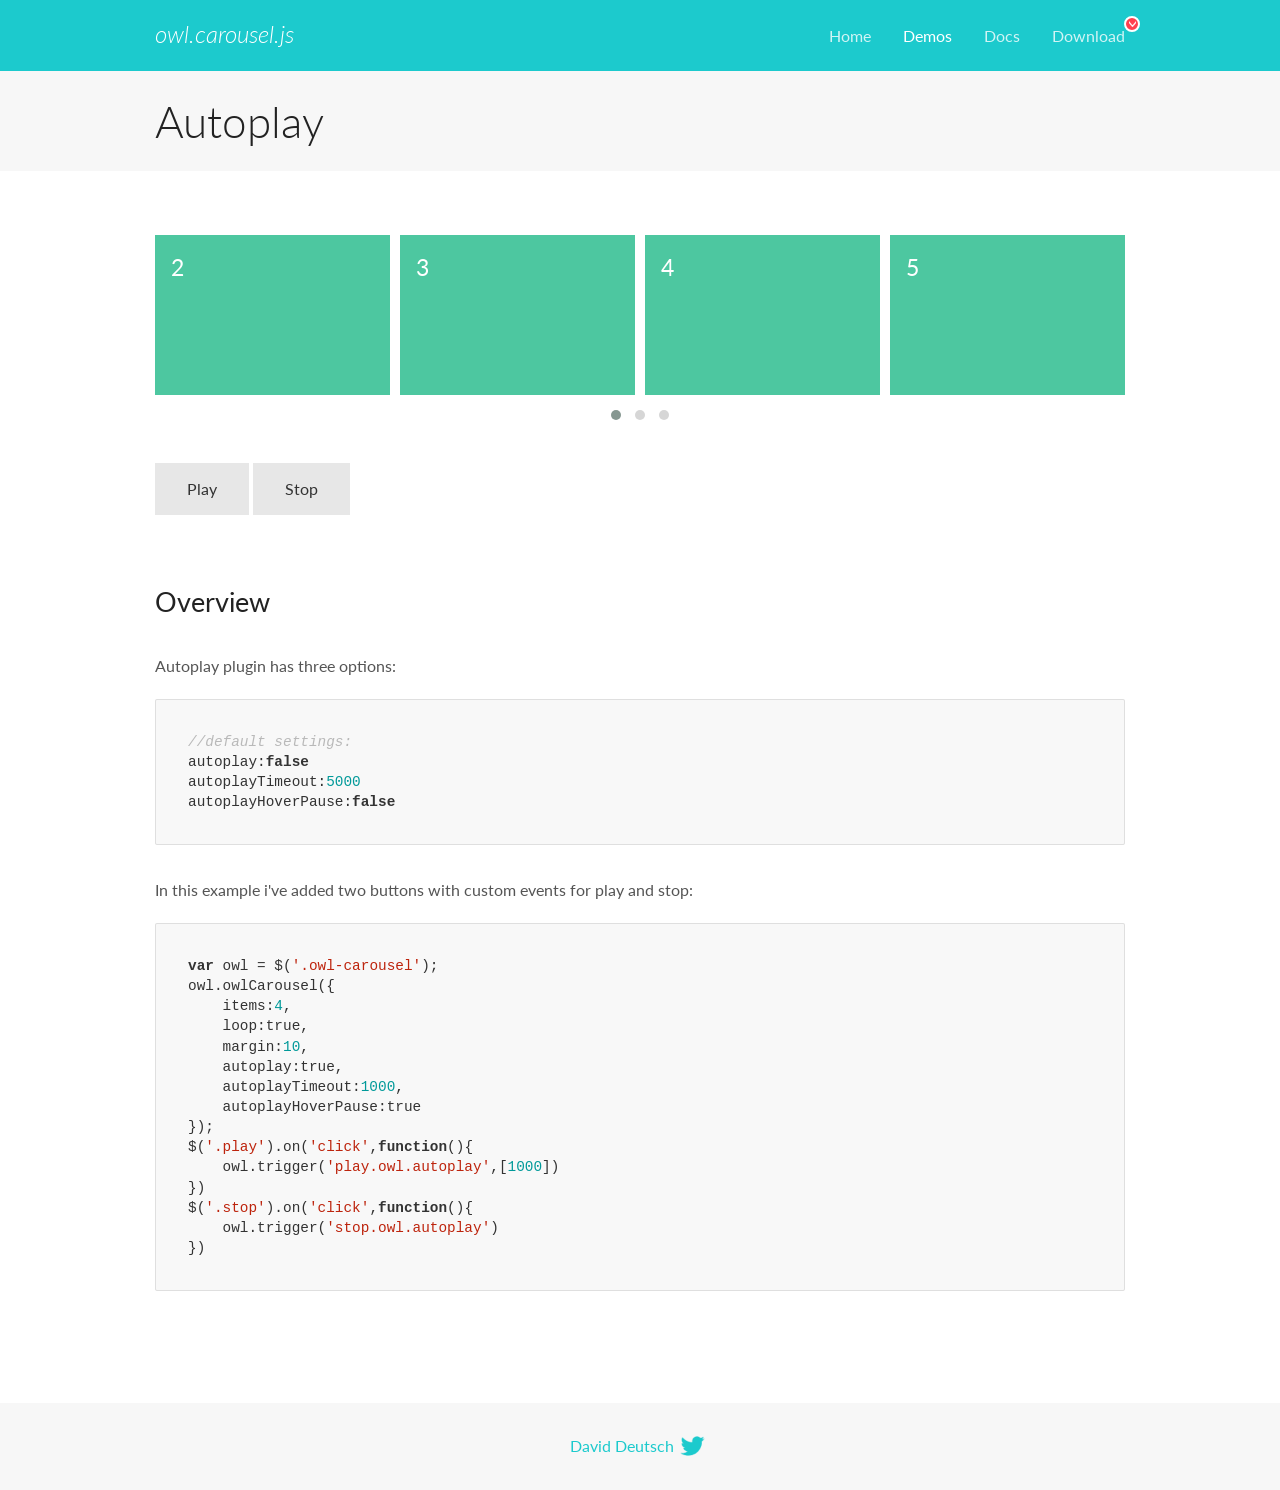
<file: NSS_Website_Components-master/idea_thoughts/assets/lib/owl.carousel/docs/demos/autoplay.html>
<!DOCTYPE html>
<html lang="en">
  <head>

    <!-- head -->
    <meta charset="utf-8">
    <meta name="msapplication-tap-highlight" content="no" />
    <meta name="viewport" content="width=device-width, initial-scale=1.0" />
    <meta name="description" content="Autoplay usage demo">
    <meta name="author" content="David Deutsch">
    <title>
      Autoplay Demo | Owl Carousel | 2.2.1
    </title>

    <!-- Stylesheets -->
    <link href='https://fonts.googleapis.com/css?family=Lato:300,400,700,400italic,300italic' rel='stylesheet' type='text/css'>
    <link rel="stylesheet" href="../assets/css/docs.theme.min.css">

    <!-- Owl Stylesheets -->
    <link rel="stylesheet" href="../assets/owlcarousel/assets/owl.carousel.min.css">
    <link rel="stylesheet" href="../assets/owlcarousel/assets/owl.theme.default.min.css">

    <!-- HTML5 shim and Respond.js IE8 support of HTML5 elements and media queries -->

    <!--[if lt IE 9]>
      <script src="https://oss.maxcdn.com/libs/html5shiv/3.7.0/html5shiv.js"></script>
      <script src="https://oss.maxcdn.com/libs/respond.js/1.3.0/respond.min.js"></script>
    <![endif]-->

    <!-- Favicons -->
    <link rel="apple-touch-icon-precomposed" sizes="144x144" href="../assets/ico/apple-touch-icon-144-precomposed.png">
    <link rel="shortcut icon" href="../assets/ico/favicon.png">
    <link rel="shortcut icon" href="favicon.ico">

    <!-- Yeah i know js should not be in header. Its required for demos.-->

    <!-- javascript -->
    <script src="../assets/vendors/jquery.min.js"></script>
    <script src="../assets/owlcarousel/owl.carousel.js"></script>
  </head>
  <body>

    <!-- header -->
    <header class="header">
      <div class="row">
        <div class="large-12 columns">
          <div class="brand left">
            <h3>
              <a href="/OwlCarousel2/">owl.carousel.js</a> 
            </h3>
          </div>
          <a id="toggle-nav" class="right">
            <span></span> <span></span> <span></span> 
          </a> 
          <div class="nav-bar">
            <ul class="clearfix">
              <li> <a href="/OwlCarousel2/index.html">Home</a>  </li>
              <li class="active">
                <a href="/OwlCarousel2/demos/demos.html">Demos</a> 
              </li>
              <li> <a href="/OwlCarousel2/docs/started-welcome.html">Docs</a>  </li>
              <li>
                <a href="https://github.com/OwlCarousel2/OwlCarousel2/archive/2.2.1.zip">Download</a> 
                <span class="download"></span> 
              </li>
            </ul>
          </div>
        </div>
      </div>
    </header>

    <!-- title -->
    <section class="title">
      <div class="row">
        <div class="large-12 columns">
          <h1>Autoplay</h1>
        </div>
      </div>
    </section>

    <!--  Demos -->
    <section id="demos">
      <div class="row">
        <div class="large-12 columns">
          <div class="owl-carousel owl-theme">
            <div class="item">
              <h4>1</h4>
            </div>
            <div class="item">
              <h4>2</h4>
            </div>
            <div class="item">
              <h4>3</h4>
            </div>
            <div class="item">
              <h4>4</h4>
            </div>
            <div class="item">
              <h4>5</h4>
            </div>
            <div class="item">
              <h4>6</h4>
            </div>
            <div class="item">
              <h4>7</h4>
            </div>
            <div class="item">
              <h4>8</h4>
            </div>
            <div class="item">
              <h4>9</h4>
            </div>
            <div class="item">
              <h4>10</h4>
            </div>
            <div class="item">
              <h4>11</h4>
            </div>
            <div class="item">
              <h4>12</h4>
            </div>
          </div>
          <a class="button secondary play">Play</a> 
          <a class="button secondary stop">Stop</a> 
          <h3 id="overview">Overview</h3>
          <p>Autoplay plugin has three options:</p>
          <pre><code>//default settings:
autoplay:false
autoplayTimeout:5000
autoplayHoverPause:false</code></pre>
          <p>In this example i&#39;ve added two buttons with custom events for play and stop:</p>
          <pre><code>var owl = $(&#39;.owl-carousel&#39;);
owl.owlCarousel({
    items:4,
    loop:true,
    margin:10,
    autoplay:true,
    autoplayTimeout:1000,
    autoplayHoverPause:true
});
$(&#39;.play&#39;).on(&#39;click&#39;,function(){
    owl.trigger(&#39;play.owl.autoplay&#39;,[1000])
})
$(&#39;.stop&#39;).on(&#39;click&#39;,function(){
    owl.trigger(&#39;stop.owl.autoplay&#39;)
})</code></pre>
          <script>
            $(document).ready(function() {
              var owl = $('.owl-carousel');
              owl.owlCarousel({
                items: 4,
                loop: true,
                margin: 10,
                autoplay: true,
                autoplayTimeout: 1000,
                autoplayHoverPause: true
              });
              $('.play').on('click', function() {
                owl.trigger('play.owl.autoplay', [1000])
              })
              $('.stop').on('click', function() {
                owl.trigger('stop.owl.autoplay')
              })
            })
          </script>
        </div>
      </div>
    </section>

    <!-- footer -->
    <footer class="footer">
      <div class="row">
        <div class="large-12 columns">
          <h5>
            <a href="/OwlCarousel2/docs/support-contact.html">David Deutsch</a> 
            <a id="custom-tweet-button" href="https://twitter.com/share?url=https://github.com/OwlCarousel2/OwlCarousel2&text=Owl Carousel - This is so awesome! " target="_blank"></a> 
          </h5>
        </div>
      </div>
    </footer>

    <!-- vendors -->
    <script src="../assets/vendors/highlight.js"></script>
    <script src="../assets/js/app.js"></script>
  </body>
</html>
</file>
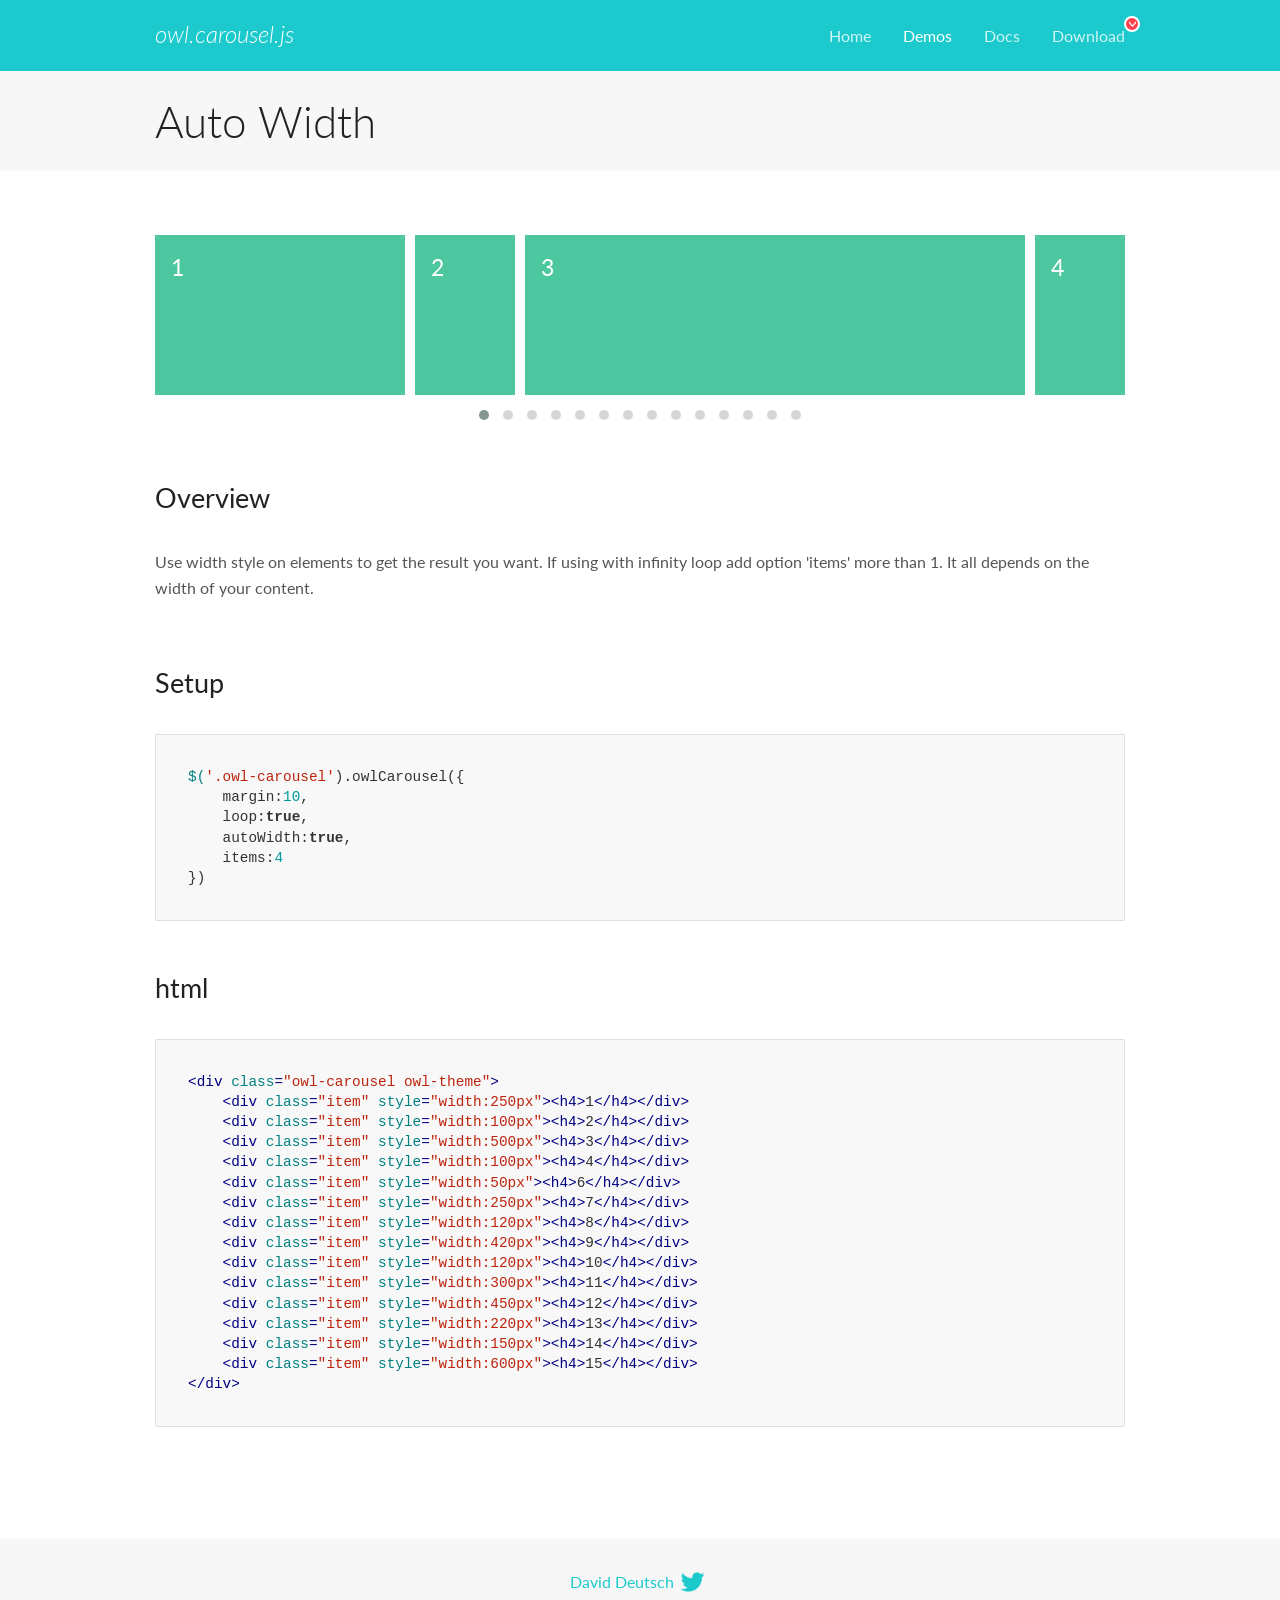
<file: NSS_Website_Components-master/idea_thoughts/assets/lib/owl.carousel/docs/demos/autowidth.html>
<!DOCTYPE html>
<html lang="en">
  <head>

    <!-- head -->
    <meta charset="utf-8">
    <meta name="msapplication-tap-highlight" content="no" />
    <meta name="viewport" content="width=device-width, initial-scale=1.0" />
    <meta name="description" content="Auto Width">
    <meta name="author" content="David Deutsch">
    <title>
      Auto Width Demo | Owl Carousel | 2.2.1
    </title>

    <!-- Stylesheets -->
    <link href='https://fonts.googleapis.com/css?family=Lato:300,400,700,400italic,300italic' rel='stylesheet' type='text/css'>
    <link rel="stylesheet" href="../assets/css/docs.theme.min.css">

    <!-- Owl Stylesheets -->
    <link rel="stylesheet" href="../assets/owlcarousel/assets/owl.carousel.min.css">
    <link rel="stylesheet" href="../assets/owlcarousel/assets/owl.theme.default.min.css">

    <!-- HTML5 shim and Respond.js IE8 support of HTML5 elements and media queries -->

    <!--[if lt IE 9]>
      <script src="https://oss.maxcdn.com/libs/html5shiv/3.7.0/html5shiv.js"></script>
      <script src="https://oss.maxcdn.com/libs/respond.js/1.3.0/respond.min.js"></script>
    <![endif]-->

    <!-- Favicons -->
    <link rel="apple-touch-icon-precomposed" sizes="144x144" href="../assets/ico/apple-touch-icon-144-precomposed.png">
    <link rel="shortcut icon" href="../assets/ico/favicon.png">
    <link rel="shortcut icon" href="favicon.ico">

    <!-- Yeah i know js should not be in header. Its required for demos.-->

    <!-- javascript -->
    <script src="../assets/vendors/jquery.min.js"></script>
    <script src="../assets/owlcarousel/owl.carousel.js"></script>
  </head>
  <body>

    <!-- header -->
    <header class="header">
      <div class="row">
        <div class="large-12 columns">
          <div class="brand left">
            <h3>
              <a href="/OwlCarousel2/">owl.carousel.js</a> 
            </h3>
          </div>
          <a id="toggle-nav" class="right">
            <span></span> <span></span> <span></span> 
          </a> 
          <div class="nav-bar">
            <ul class="clearfix">
              <li> <a href="/OwlCarousel2/index.html">Home</a>  </li>
              <li class="active">
                <a href="/OwlCarousel2/demos/demos.html">Demos</a> 
              </li>
              <li> <a href="/OwlCarousel2/docs/started-welcome.html">Docs</a>  </li>
              <li>
                <a href="https://github.com/OwlCarousel2/OwlCarousel2/archive/2.2.1.zip">Download</a> 
                <span class="download"></span> 
              </li>
            </ul>
          </div>
        </div>
      </div>
    </header>

    <!-- title -->
    <section class="title">
      <div class="row">
        <div class="large-12 columns">
          <h1>Auto Width</h1>
        </div>
      </div>
    </section>

    <!--  Demos -->
    <section id="demos">
      <div class="row">
        <div class="large-12 columns">
          <div class="owl-carousel owl-theme">
            <div class="item" style="width:250px">
              <h4>1</h4>
            </div>
            <div class="item" style="width:100px">
              <h4>2</h4>
            </div>
            <div class="item" style="width:500px">
              <h4>3</h4>
            </div>
            <div class="item" style="width:100px">
              <h4>4</h4>
            </div>
            <div class="item" style="width:50px">
              <h4>6</h4>
            </div>
            <div class="item" style="width:250px">
              <h4>7</h4>
            </div>
            <div class="item" style="width:120px">
              <h4>8</h4>
            </div>
            <div class="item" style="width:420px">
              <h4>9</h4>
            </div>
            <div class="item" style="width:120px">
              <h4>10</h4>
            </div>
            <div class="item" style="width:300px">
              <h4>11</h4>
            </div>
            <div class="item" style="width:450px">
              <h4>12</h4>
            </div>
            <div class="item" style="width:220px">
              <h4>13</h4>
            </div>
            <div class="item" style="width:150px">
              <h4>14</h4>
            </div>
            <div class="item" style="width:600px">
              <h4>15</h4>
            </div>
          </div>
          <h3 id="overview">Overview</h3>
          <p>Use width style on elements to get the result you want. If using with infinity loop add option &#39;items&#39; more than 1. It all depends on the width of your content.</p>
          <h3 id="setup">Setup</h3>
          <pre><code>$(&#39;.owl-carousel&#39;).owlCarousel({
    margin:10,
    loop:true,
    autoWidth:true,
    items:4
})</code></pre>
          <h3 id="html">html</h3>
          <pre><code>&lt;div class=&quot;owl-carousel owl-theme&quot;&gt;
    &lt;div class=&quot;item&quot; style=&quot;width:250px&quot;&gt;&lt;h4&gt;1&lt;/h4&gt;&lt;/div&gt;
    &lt;div class=&quot;item&quot; style=&quot;width:100px&quot;&gt;&lt;h4&gt;2&lt;/h4&gt;&lt;/div&gt;
    &lt;div class=&quot;item&quot; style=&quot;width:500px&quot;&gt;&lt;h4&gt;3&lt;/h4&gt;&lt;/div&gt;
    &lt;div class=&quot;item&quot; style=&quot;width:100px&quot;&gt;&lt;h4&gt;4&lt;/h4&gt;&lt;/div&gt;
    &lt;div class=&quot;item&quot; style=&quot;width:50px&quot;&gt;&lt;h4&gt;6&lt;/h4&gt;&lt;/div&gt;
    &lt;div class=&quot;item&quot; style=&quot;width:250px&quot;&gt;&lt;h4&gt;7&lt;/h4&gt;&lt;/div&gt;
    &lt;div class=&quot;item&quot; style=&quot;width:120px&quot;&gt;&lt;h4&gt;8&lt;/h4&gt;&lt;/div&gt;
    &lt;div class=&quot;item&quot; style=&quot;width:420px&quot;&gt;&lt;h4&gt;9&lt;/h4&gt;&lt;/div&gt;
    &lt;div class=&quot;item&quot; style=&quot;width:120px&quot;&gt;&lt;h4&gt;10&lt;/h4&gt;&lt;/div&gt;
    &lt;div class=&quot;item&quot; style=&quot;width:300px&quot;&gt;&lt;h4&gt;11&lt;/h4&gt;&lt;/div&gt;
    &lt;div class=&quot;item&quot; style=&quot;width:450px&quot;&gt;&lt;h4&gt;12&lt;/h4&gt;&lt;/div&gt;
    &lt;div class=&quot;item&quot; style=&quot;width:220px&quot;&gt;&lt;h4&gt;13&lt;/h4&gt;&lt;/div&gt;
    &lt;div class=&quot;item&quot; style=&quot;width:150px&quot;&gt;&lt;h4&gt;14&lt;/h4&gt;&lt;/div&gt;
    &lt;div class=&quot;item&quot; style=&quot;width:600px&quot;&gt;&lt;h4&gt;15&lt;/h4&gt;&lt;/div&gt;
&lt;/div&gt;</code></pre>
          <script>
            $(document).ready(function() {
              $('.owl-carousel').owlCarousel({
                margin: 10,
                loop: true,
                autoWidth: true,
                items: 4
              })
            })
          </script>
        </div>
      </div>
    </section>

    <!-- footer -->
    <footer class="footer">
      <div class="row">
        <div class="large-12 columns">
          <h5>
            <a href="/OwlCarousel2/docs/support-contact.html">David Deutsch</a> 
            <a id="custom-tweet-button" href="https://twitter.com/share?url=https://github.com/OwlCarousel2/OwlCarousel2&text=Owl Carousel - This is so awesome! " target="_blank"></a> 
          </h5>
        </div>
      </div>
    </footer>

    <!-- vendors -->
    <script src="../assets/vendors/highlight.js"></script>
    <script src="../assets/js/app.js"></script>
  </body>
</html>
</file>
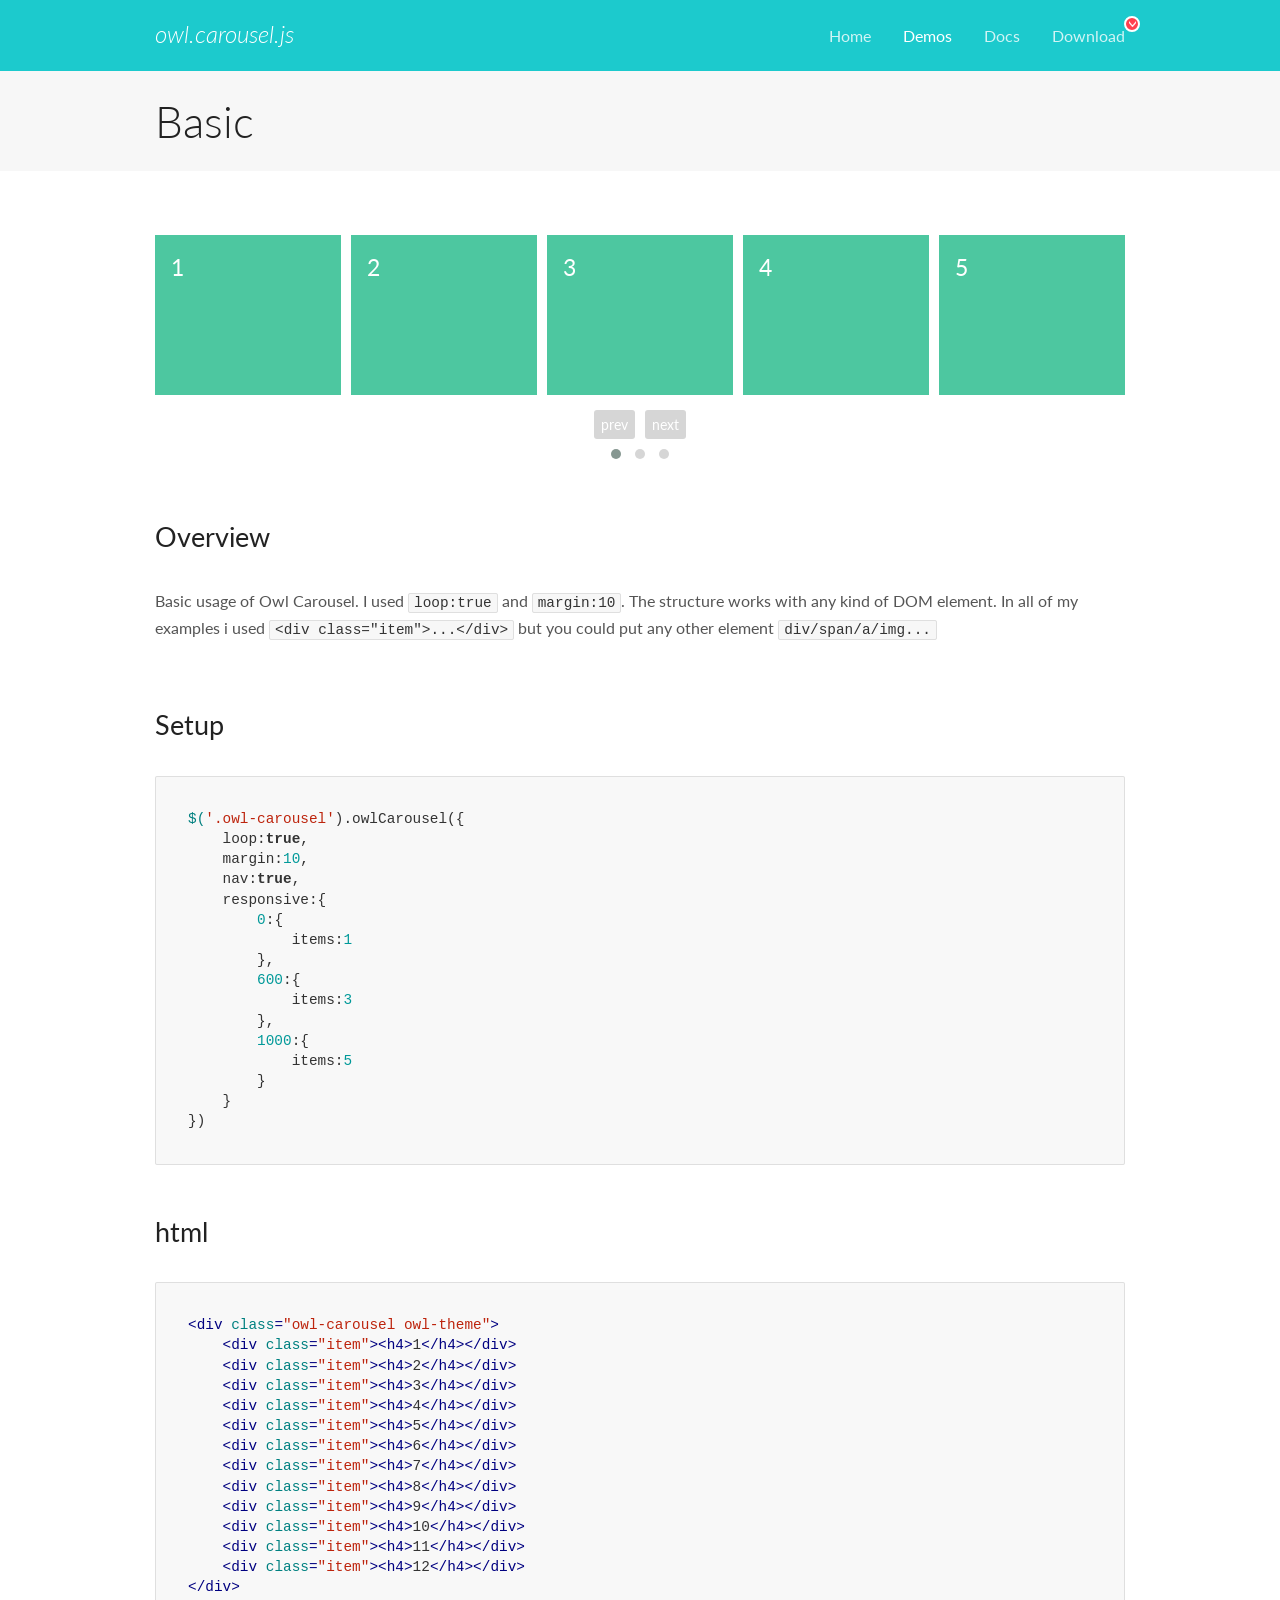
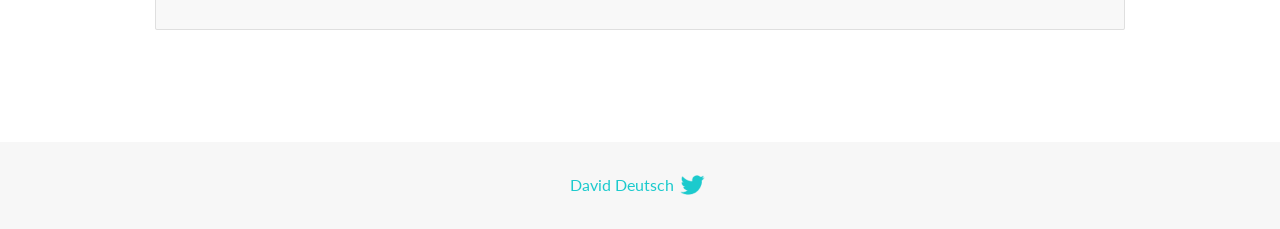
<file: NSS_Website_Components-master/idea_thoughts/assets/lib/owl.carousel/docs/demos/basic.html>
<!DOCTYPE html>
<html lang="en">
  <head>

    <!-- head -->
    <meta charset="utf-8">
    <meta name="msapplication-tap-highlight" content="no" />
    <meta name="viewport" content="width=device-width, initial-scale=1.0" />
    <meta name="description" content="Basic usage demo">
    <meta name="author" content="David Deutsch">
    <title>
      Basic Demo | Owl Carousel | 2.2.1
    </title>

    <!-- Stylesheets -->
    <link href='https://fonts.googleapis.com/css?family=Lato:300,400,700,400italic,300italic' rel='stylesheet' type='text/css'>
    <link rel="stylesheet" href="../assets/css/docs.theme.min.css">

    <!-- Owl Stylesheets -->
    <link rel="stylesheet" href="../assets/owlcarousel/assets/owl.carousel.min.css">
    <link rel="stylesheet" href="../assets/owlcarousel/assets/owl.theme.default.min.css">

    <!-- HTML5 shim and Respond.js IE8 support of HTML5 elements and media queries -->

    <!--[if lt IE 9]>
      <script src="https://oss.maxcdn.com/libs/html5shiv/3.7.0/html5shiv.js"></script>
      <script src="https://oss.maxcdn.com/libs/respond.js/1.3.0/respond.min.js"></script>
    <![endif]-->

    <!-- Favicons -->
    <link rel="apple-touch-icon-precomposed" sizes="144x144" href="../assets/ico/apple-touch-icon-144-precomposed.png">
    <link rel="shortcut icon" href="../assets/ico/favicon.png">
    <link rel="shortcut icon" href="favicon.ico">

    <!-- Yeah i know js should not be in header. Its required for demos.-->

    <!-- javascript -->
    <script src="../assets/vendors/jquery.min.js"></script>
    <script src="../assets/owlcarousel/owl.carousel.js"></script>
  </head>
  <body>

    <!-- header -->
    <header class="header">
      <div class="row">
        <div class="large-12 columns">
          <div class="brand left">
            <h3>
              <a href="/OwlCarousel2/">owl.carousel.js</a> 
            </h3>
          </div>
          <a id="toggle-nav" class="right">
            <span></span> <span></span> <span></span> 
          </a> 
          <div class="nav-bar">
            <ul class="clearfix">
              <li> <a href="/OwlCarousel2/index.html">Home</a>  </li>
              <li class="active">
                <a href="/OwlCarousel2/demos/demos.html">Demos</a> 
              </li>
              <li> <a href="/OwlCarousel2/docs/started-welcome.html">Docs</a>  </li>
              <li>
                <a href="https://github.com/OwlCarousel2/OwlCarousel2/archive/2.2.1.zip">Download</a> 
                <span class="download"></span> 
              </li>
            </ul>
          </div>
        </div>
      </div>
    </header>

    <!-- title -->
    <section class="title">
      <div class="row">
        <div class="large-12 columns">
          <h1>Basic</h1>
        </div>
      </div>
    </section>

    <!--  Demos -->
    <section id="demos">
      <div class="row">
        <div class="large-12 columns">
          <div class="owl-carousel owl-theme">
            <div class="item">
              <h4>1</h4>
            </div>
            <div class="item">
              <h4>2</h4>
            </div>
            <div class="item">
              <h4>3</h4>
            </div>
            <div class="item">
              <h4>4</h4>
            </div>
            <div class="item">
              <h4>5</h4>
            </div>
            <div class="item">
              <h4>6</h4>
            </div>
            <div class="item">
              <h4>7</h4>
            </div>
            <div class="item">
              <h4>8</h4>
            </div>
            <div class="item">
              <h4>9</h4>
            </div>
            <div class="item">
              <h4>10</h4>
            </div>
            <div class="item">
              <h4>11</h4>
            </div>
            <div class="item">
              <h4>12</h4>
            </div>
          </div>
          <h3 id="overview">Overview</h3>
          <p>Basic usage of Owl Carousel. I used <code>loop:true</code> and <code>margin:10</code>. The structure works with any kind of DOM element. In all of my examples i used <code>&lt;div class=&quot;item&quot;&gt;...&lt;/div&gt;</code> but you could
            put any other element <code>div/span/a/img...</code></p>
          <h3 id="setup">Setup</h3>
          <pre><code>$(&#39;.owl-carousel&#39;).owlCarousel({
    loop:true,
    margin:10,
    nav:true,
    responsive:{
        0:{
            items:1
        },
        600:{
            items:3
        },
        1000:{
            items:5
        }
    }
})</code></pre>
          <h3 id="html">html</h3>
          <pre><code>&lt;div class=&quot;owl-carousel owl-theme&quot;&gt;
    &lt;div class=&quot;item&quot;&gt;&lt;h4&gt;1&lt;/h4&gt;&lt;/div&gt;
    &lt;div class=&quot;item&quot;&gt;&lt;h4&gt;2&lt;/h4&gt;&lt;/div&gt;
    &lt;div class=&quot;item&quot;&gt;&lt;h4&gt;3&lt;/h4&gt;&lt;/div&gt;
    &lt;div class=&quot;item&quot;&gt;&lt;h4&gt;4&lt;/h4&gt;&lt;/div&gt;
    &lt;div class=&quot;item&quot;&gt;&lt;h4&gt;5&lt;/h4&gt;&lt;/div&gt;
    &lt;div class=&quot;item&quot;&gt;&lt;h4&gt;6&lt;/h4&gt;&lt;/div&gt;
    &lt;div class=&quot;item&quot;&gt;&lt;h4&gt;7&lt;/h4&gt;&lt;/div&gt;
    &lt;div class=&quot;item&quot;&gt;&lt;h4&gt;8&lt;/h4&gt;&lt;/div&gt;
    &lt;div class=&quot;item&quot;&gt;&lt;h4&gt;9&lt;/h4&gt;&lt;/div&gt;
    &lt;div class=&quot;item&quot;&gt;&lt;h4&gt;10&lt;/h4&gt;&lt;/div&gt;
    &lt;div class=&quot;item&quot;&gt;&lt;h4&gt;11&lt;/h4&gt;&lt;/div&gt;
    &lt;div class=&quot;item&quot;&gt;&lt;h4&gt;12&lt;/h4&gt;&lt;/div&gt;
&lt;/div&gt;</code></pre>
          <script>
            $(document).ready(function() {
              var owl = $('.owl-carousel');
              owl.owlCarousel({
                margin: 10,
                nav: true,
                loop: true,
                responsive: {
                  0: {
                    items: 1
                  },
                  600: {
                    items: 3
                  },
                  1000: {
                    items: 5
                  }
                }
              })
            })
          </script>
        </div>
      </div>
    </section>

    <!-- footer -->
    <footer class="footer">
      <div class="row">
        <div class="large-12 columns">
          <h5>
            <a href="/OwlCarousel2/docs/support-contact.html">David Deutsch</a> 
            <a id="custom-tweet-button" href="https://twitter.com/share?url=https://github.com/OwlCarousel2/OwlCarousel2&text=Owl Carousel - This is so awesome! " target="_blank"></a> 
          </h5>
        </div>
      </div>
    </footer>

    <!-- vendors -->
    <script src="../assets/vendors/highlight.js"></script>
    <script src="../assets/js/app.js"></script>
  </body>
</html>
</file>
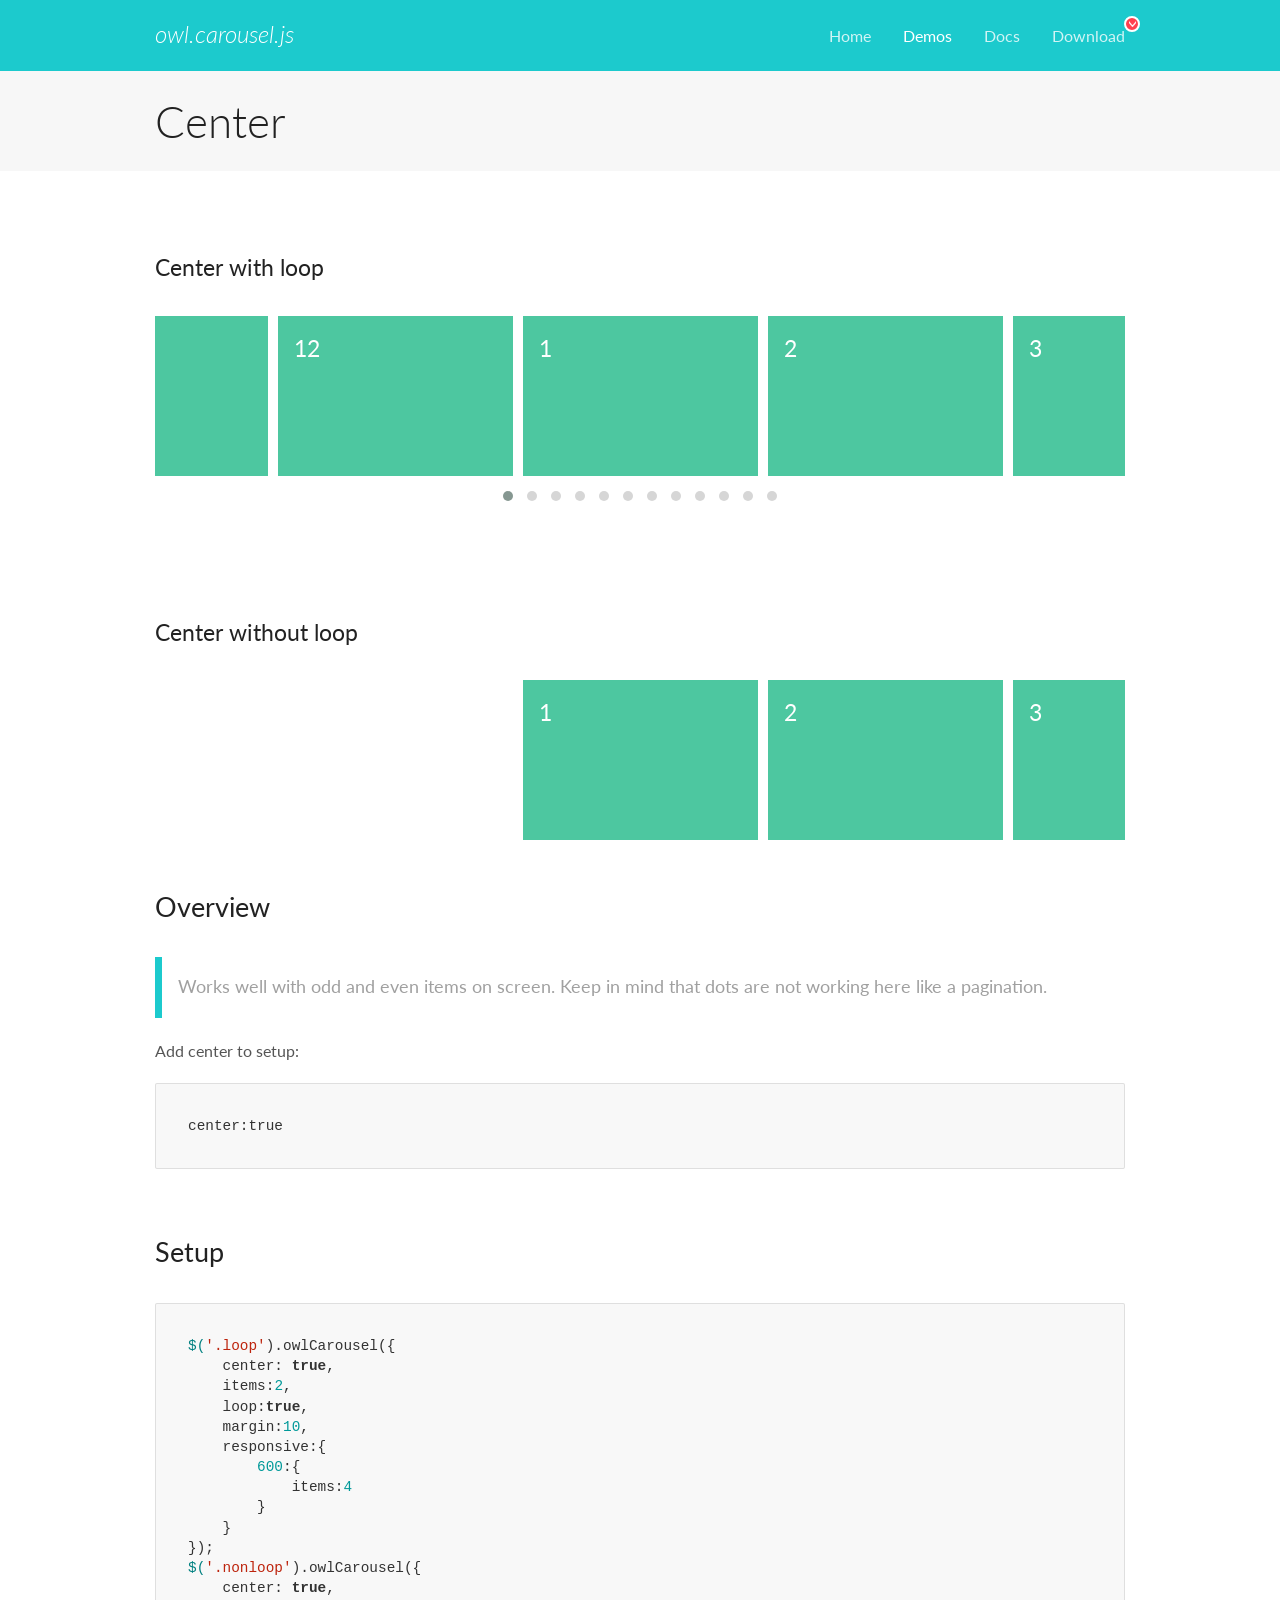
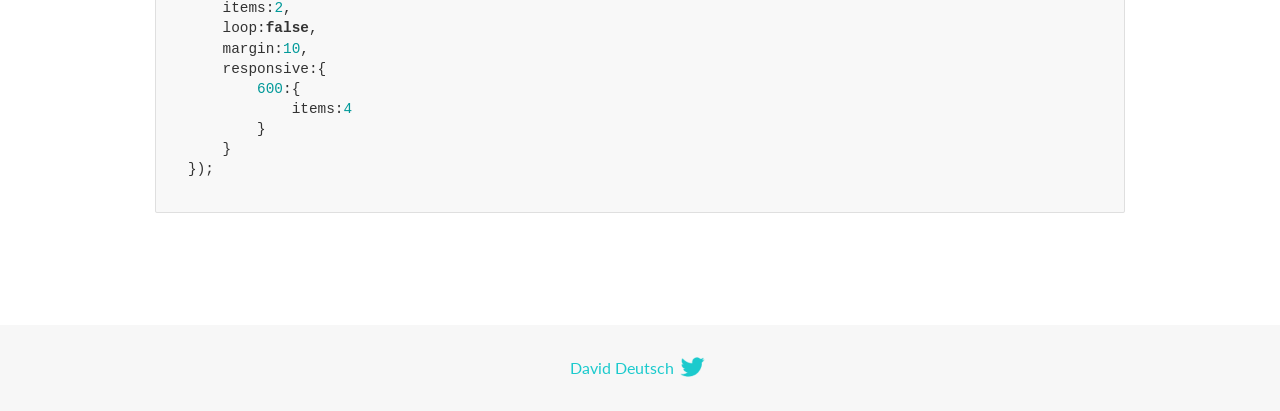
<file: NSS_Website_Components-master/idea_thoughts/assets/lib/owl.carousel/docs/demos/center.html>
<!DOCTYPE html>
<html lang="en">
  <head>

    <!-- head -->
    <meta charset="utf-8">
    <meta name="msapplication-tap-highlight" content="no" />
    <meta name="viewport" content="width=device-width, initial-scale=1.0" />
    <meta name="description" content="Center carousel">
    <meta name="author" content="David Deutsch">
    <title>
      Center Demo | Owl Carousel | 2.2.1
    </title>

    <!-- Stylesheets -->
    <link href='https://fonts.googleapis.com/css?family=Lato:300,400,700,400italic,300italic' rel='stylesheet' type='text/css'>
    <link rel="stylesheet" href="../assets/css/docs.theme.min.css">

    <!-- Owl Stylesheets -->
    <link rel="stylesheet" href="../assets/owlcarousel/assets/owl.carousel.min.css">
    <link rel="stylesheet" href="../assets/owlcarousel/assets/owl.theme.default.min.css">

    <!-- HTML5 shim and Respond.js IE8 support of HTML5 elements and media queries -->

    <!--[if lt IE 9]>
      <script src="https://oss.maxcdn.com/libs/html5shiv/3.7.0/html5shiv.js"></script>
      <script src="https://oss.maxcdn.com/libs/respond.js/1.3.0/respond.min.js"></script>
    <![endif]-->

    <!-- Favicons -->
    <link rel="apple-touch-icon-precomposed" sizes="144x144" href="../assets/ico/apple-touch-icon-144-precomposed.png">
    <link rel="shortcut icon" href="../assets/ico/favicon.png">
    <link rel="shortcut icon" href="favicon.ico">

    <!-- Yeah i know js should not be in header. Its required for demos.-->

    <!-- javascript -->
    <script src="../assets/vendors/jquery.min.js"></script>
    <script src="../assets/owlcarousel/owl.carousel.js"></script>
  </head>
  <body>

    <!-- header -->
    <header class="header">
      <div class="row">
        <div class="large-12 columns">
          <div class="brand left">
            <h3>
              <a href="/OwlCarousel2/">owl.carousel.js</a> 
            </h3>
          </div>
          <a id="toggle-nav" class="right">
            <span></span> <span></span> <span></span> 
          </a> 
          <div class="nav-bar">
            <ul class="clearfix">
              <li> <a href="/OwlCarousel2/index.html">Home</a>  </li>
              <li class="active">
                <a href="/OwlCarousel2/demos/demos.html">Demos</a> 
              </li>
              <li> <a href="/OwlCarousel2/docs/started-welcome.html">Docs</a>  </li>
              <li>
                <a href="https://github.com/OwlCarousel2/OwlCarousel2/archive/2.2.1.zip">Download</a> 
                <span class="download"></span> 
              </li>
            </ul>
          </div>
        </div>
      </div>
    </header>

    <!-- title -->
    <section class="title">
      <div class="row">
        <div class="large-12 columns">
          <h1>Center</h1>
        </div>
      </div>
    </section>

    <!--  Demos -->
    <section id="demos">
      <div class="row">
        <div class="large-12 columns">
          <h4 id="center-with-loop">Center with loop</h4>
          <div class="loop owl-carousel owl-theme">
            <div class="item">
              <h4>1</h4>
            </div>
            <div class="item">
              <h4>2</h4>
            </div>
            <div class="item">
              <h4>3</h4>
            </div>
            <div class="item">
              <h4>4</h4>
            </div>
            <div class="item">
              <h4>5</h4>
            </div>
            <div class="item">
              <h4>6</h4>
            </div>
            <div class="item">
              <h4>7</h4>
            </div>
            <div class="item">
              <h4>8</h4>
            </div>
            <div class="item">
              <h4>9</h4>
            </div>
            <div class="item">
              <h4>10</h4>
            </div>
            <div class="item">
              <h4>11</h4>
            </div>
            <div class="item">
              <h4>12</h4>
            </div>
          </div>
          <br>
          <h4 id="center-without-loop">Center without loop</h4>
          <div class="nonloop owl-carousel">
            <div class="item">
              <h4>1</h4>
            </div>
            <div class="item">
              <h4>2</h4>
            </div>
            <div class="item">
              <h4>3</h4>
            </div>
            <div class="item">
              <h4>4</h4>
            </div>
            <div class="item">
              <h4>5</h4>
            </div>
            <div class="item">
              <h4>6</h4>
            </div>
            <div class="item">
              <h4>7</h4>
            </div>
            <div class="item">
              <h4>8</h4>
            </div>
            <div class="item">
              <h4>9</h4>
            </div>
            <div class="item">
              <h4>10</h4>
            </div>
            <div class="item">
              <h4>11</h4>
            </div>
            <div class="item">
              <h4>12</h4>
            </div>
          </div>
          <h3 id="overview">Overview</h3>
          <blockquote>
            <p>Works well with odd and even items on screen. Keep in mind that dots are not working here like a pagination.</p>
          </blockquote>
          <p>Add center to setup:</p>
          <pre><code>center:true</code></pre>
          <h3 id="setup">Setup</h3>
          <pre><code>$(&#39;.loop&#39;).owlCarousel({
    center: true,
    items:2,
    loop:true,
    margin:10,
    responsive:{
        600:{
            items:4
        }
    }
});
$(&#39;.nonloop&#39;).owlCarousel({
    center: true,
    items:2,
    loop:false,
    margin:10,
    responsive:{
        600:{
            items:4
        }
    }
});</code></pre>
          <script>
            jQuery(document).ready(function($) {
              $('.loop').owlCarousel({
                center: true,
                items: 2,
                loop: true,
                margin: 10,
                responsive: {
                  600: {
                    items: 4
                  }
                }
              });
              $('.nonloop').owlCarousel({
                center: true,
                items: 2,
                loop: false,
                margin: 10,
                responsive: {
                  600: {
                    items: 4
                  }
                }
              });
            });
          </script>
        </div>
      </div>
    </section>

    <!-- footer -->
    <footer class="footer">
      <div class="row">
        <div class="large-12 columns">
          <h5>
            <a href="/OwlCarousel2/docs/support-contact.html">David Deutsch</a> 
            <a id="custom-tweet-button" href="https://twitter.com/share?url=https://github.com/OwlCarousel2/OwlCarousel2&text=Owl Carousel - This is so awesome! " target="_blank"></a> 
          </h5>
        </div>
      </div>
    </footer>

    <!-- vendors -->
    <script src="../assets/vendors/highlight.js"></script>
    <script src="../assets/js/app.js"></script>
  </body>
</html>
</file>
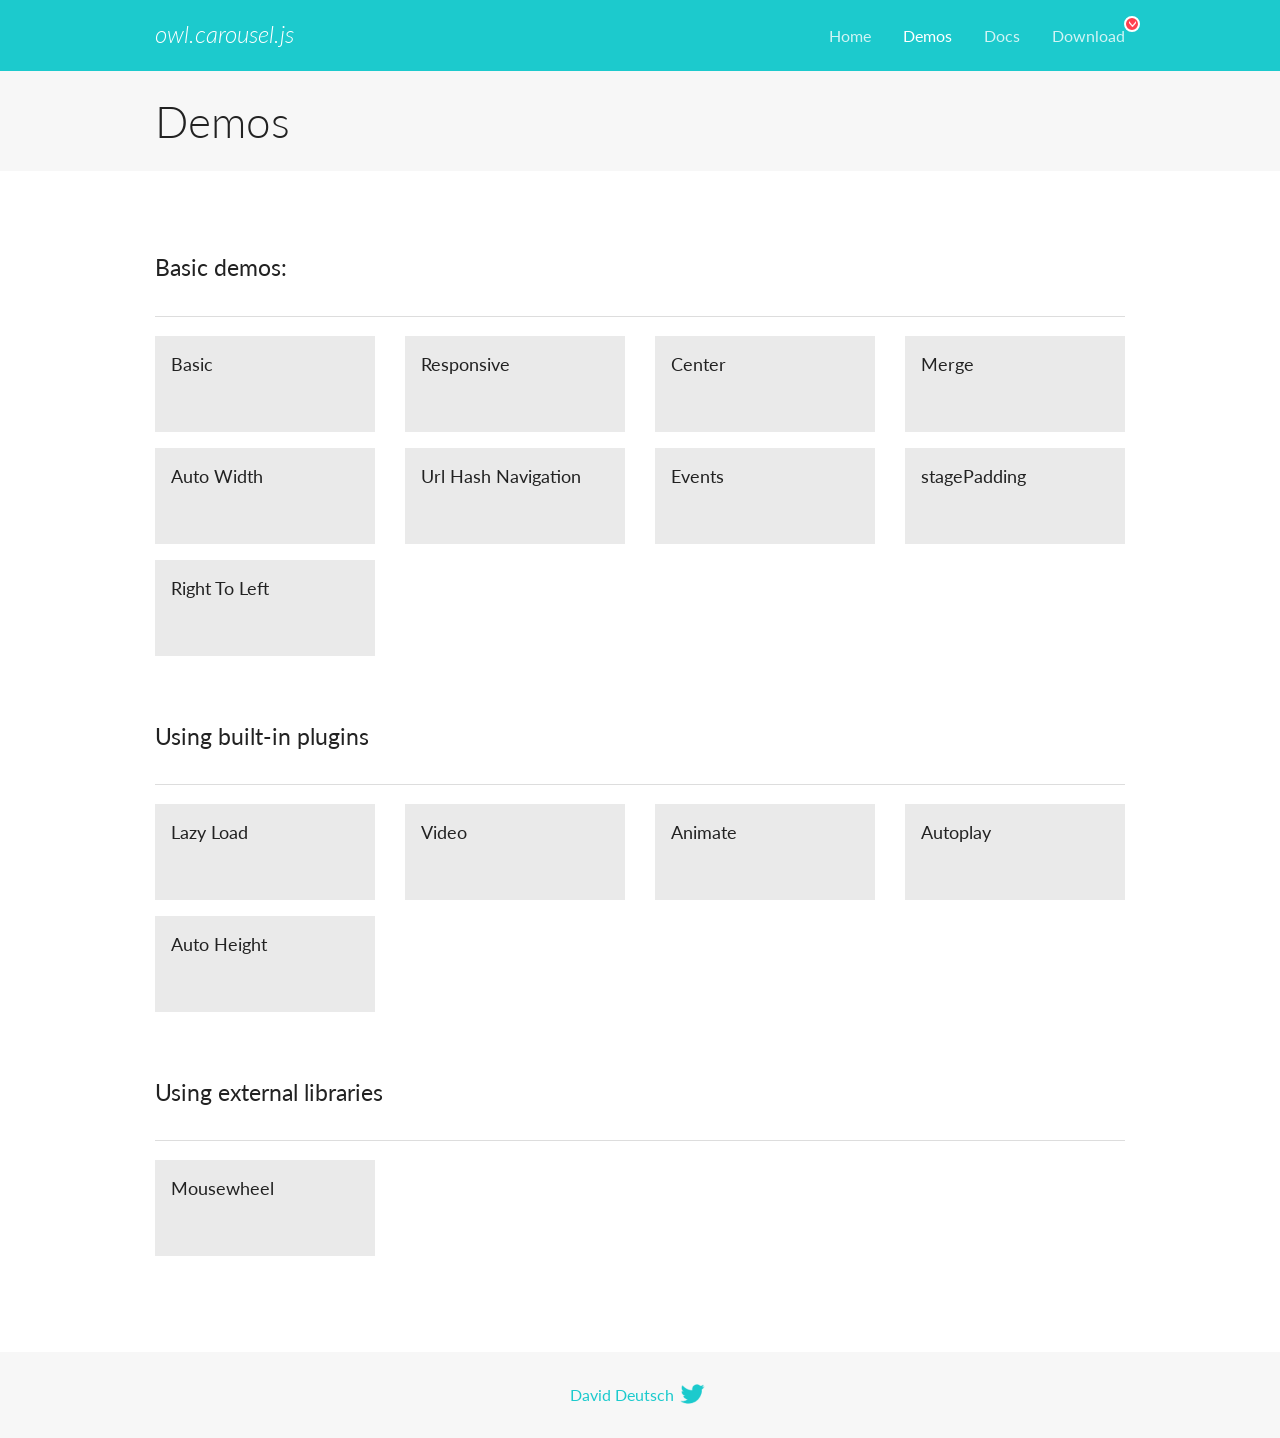
<file: NSS_Website_Components-master/idea_thoughts/assets/lib/owl.carousel/docs/demos/demos.html>
<!DOCTYPE html>
<html lang="en">
  <head>

    <!-- head -->
    <meta charset="utf-8">
    <meta name="msapplication-tap-highlight" content="no" />
    <meta name="viewport" content="width=device-width, initial-scale=1.0" />
    <meta name="description" content="A list of Owl Carousel examples.">
    <meta name="author" content="David Deutsch">
    <title>
      Demos | Owl Carousel | 2.2.1
    </title>

    <!-- Stylesheets -->
    <link href='https://fonts.googleapis.com/css?family=Lato:300,400,700,400italic,300italic' rel='stylesheet' type='text/css'>
    <link rel="stylesheet" href="../assets/css/docs.theme.min.css">

    <!-- Owl Stylesheets -->
    <link rel="stylesheet" href="../assets/owlcarousel/assets/owl.carousel.min.css">
    <link rel="stylesheet" href="../assets/owlcarousel/assets/owl.theme.default.min.css">

    <!-- HTML5 shim and Respond.js IE8 support of HTML5 elements and media queries -->

    <!--[if lt IE 9]>
      <script src="https://oss.maxcdn.com/libs/html5shiv/3.7.0/html5shiv.js"></script>
      <script src="https://oss.maxcdn.com/libs/respond.js/1.3.0/respond.min.js"></script>
    <![endif]-->

    <!-- Favicons -->
    <link rel="apple-touch-icon-precomposed" sizes="144x144" href="../assets/ico/apple-touch-icon-144-precomposed.png">
    <link rel="shortcut icon" href="../assets/ico/favicon.png">
    <link rel="shortcut icon" href="favicon.ico">

    <!-- Yeah i know js should not be in header. Its required for demos.-->

    <!-- javascript -->
    <script src="../assets/vendors/jquery.min.js"></script>
    <script src="../assets/owlcarousel/owl.carousel.js"></script>
  </head>
  <body>

    <!-- header -->
    <header class="header">
      <div class="row">
        <div class="large-12 columns">
          <div class="brand left">
            <h3>
              <a href="/OwlCarousel2/">owl.carousel.js</a> 
            </h3>
          </div>
          <a id="toggle-nav" class="right">
            <span></span> <span></span> <span></span> 
          </a> 
          <div class="nav-bar">
            <ul class="clearfix">
              <li> <a href="/OwlCarousel2/index.html">Home</a>  </li>
              <li class="active">
                <a href="/OwlCarousel2/demos/demos.html">Demos</a> 
              </li>
              <li> <a href="/OwlCarousel2/docs/started-welcome.html">Docs</a>  </li>
              <li>
                <a href="https://github.com/OwlCarousel2/OwlCarousel2/archive/2.2.1.zip">Download</a> 
                <span class="download"></span> 
              </li>
            </ul>
          </div>
        </div>
      </div>
    </header>

    <!-- title -->
    <section class="title">
      <div class="row">
        <div class="large-12 columns">
          <h1>Demos</h1>
        </div>
      </div>
    </section>

    <!--  Demos -->
    <section id="demos">
      <div class="row">
        <div class="large-12 columns">
          <h4 id="basic-demos-">Basic demos:</h4>
          <hr>
          <div class="demo-list">
            <div class="row">
              <div class="small-6 medium-4 large-3 columns">
                <a href="basic.html" class="demo-block">
                  <h5>Basic </h5>
                </a> 
              </div>
              <div class="small-6 medium-4 large-3 columns">
                <a href="responsive.html" class="demo-block">
                  <h5>Responsive </h5>
                </a> 
              </div>
              <div class="small-6 medium-4 large-3 columns">
                <a href="center.html" class="demo-block">
                  <h5>Center </h5>
                </a> 
              </div>
              <div class="small-6 medium-4 large-3 columns">
                <a href="merge.html" class="demo-block">
                  <h5>Merge </h5>
                </a> 
              </div>
              <div class="small-6 medium-4 large-3 columns">
                <a href="autowidth.html" class="demo-block">
                  <h5>Auto Width </h5>
                </a> 
              </div>
              <div class="small-6 medium-4 large-3 columns">
                <a href="urlhashnav.html" class="demo-block">
                  <h5>Url Hash Navigation </h5>
                </a> 
              </div>
              <div class="small-6 medium-4 large-3 columns">
                <a href="events.html" class="demo-block">
                  <h5>Events </h5>
                </a> 
              </div>
              <div class="small-6 medium-4 large-3 columns">
                <a href="stagepadding.html" class="demo-block">
                  <h5>stagePadding </h5>
                </a> 
              </div>
              <div class="small-6 medium-4 large-3 columns">
                <a href="rtl.html" class="demo-block">
                  <h5>Right To Left </h5>
                </a> 
              </div>
            </div>
          </div>
          <h4 id="using-built-in-plugins">Using built-in plugins</h4>
          <hr>
          <div class="demo-list">
            <div class="row">
              <div class="small-6 medium-4 large-3 columns">
                <a href="lazyLoad.html" class="demo-block">
                  <h5>Lazy Load </h5>
                </a> 
              </div>
              <div class="small-6 medium-4 large-3 columns">
                <a href="video.html" class="demo-block">
                  <h5>Video </h5>
                </a> 
              </div>
              <div class="small-6 medium-4 large-3 columns">
                <a href="animate.html" class="demo-block">
                  <h5>Animate </h5>
                </a> 
              </div>
              <div class="small-6 medium-4 large-3 columns">
                <a href="autoplay.html" class="demo-block">
                  <h5>Autoplay </h5>
                </a> 
              </div>
              <div class="small-6 medium-4 large-3 columns">
                <a href="autoheight.html" class="demo-block">
                  <h5>Auto Height </h5>
                </a> 
              </div>
            </div>
          </div>
          <h4 id="using-external-libraries">Using external libraries</h4>
          <hr>
          <div class="demo-list">
            <div class="row">
              <div class="small-6 medium-4 large-3 columns">
                <a href="mousewheel.html" class="demo-block">
                  <h5>Mousewheel </h5>
                </a> 
              </div>
            </div>
          </div>
        </div>
      </div>
    </section>

    <!-- footer -->
    <footer class="footer">
      <div class="row">
        <div class="large-12 columns">
          <h5>
            <a href="/OwlCarousel2/docs/support-contact.html">David Deutsch</a> 
            <a id="custom-tweet-button" href="https://twitter.com/share?url=https://github.com/OwlCarousel2/OwlCarousel2&text=Owl Carousel - This is so awesome! " target="_blank"></a> 
          </h5>
        </div>
      </div>
    </footer>

    <!-- vendors -->
    <script src="../assets/vendors/highlight.js"></script>
    <script src="../assets/js/app.js"></script>
  </body>
</html>
</file>
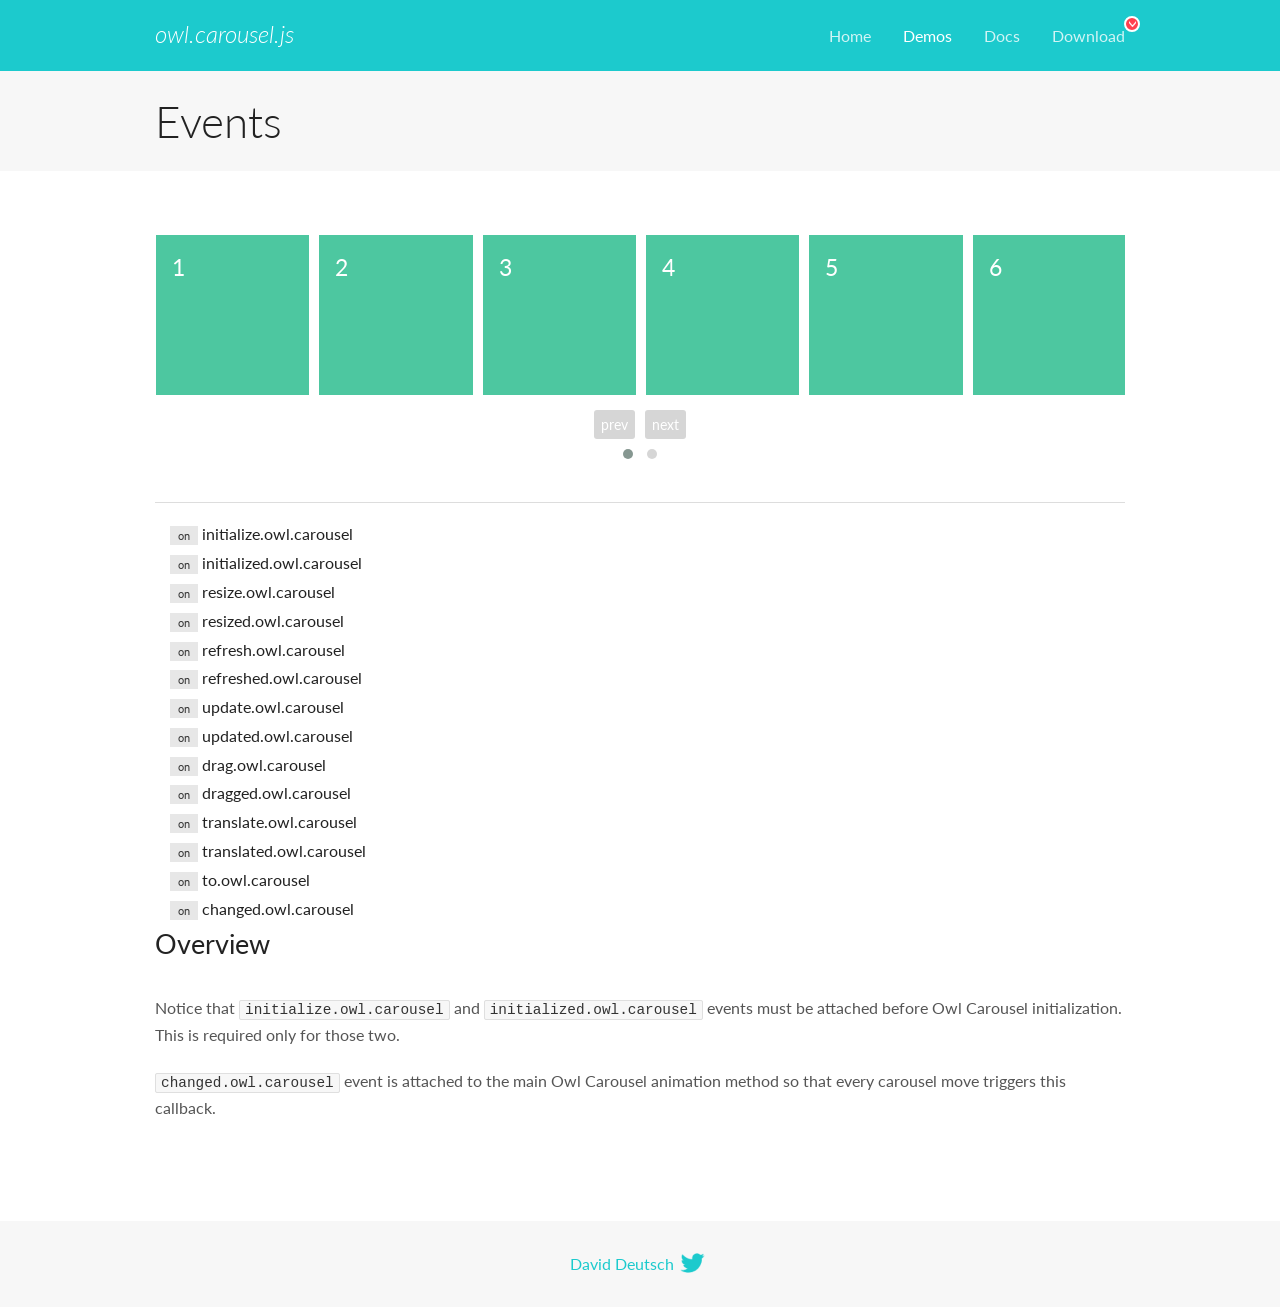
<file: NSS_Website_Components-master/idea_thoughts/assets/lib/owl.carousel/docs/demos/events.html>
<!DOCTYPE html>
<html lang="en">
  <head>

    <!-- head -->
    <meta charset="utf-8">
    <meta name="msapplication-tap-highlight" content="no" />
    <meta name="viewport" content="width=device-width, initial-scale=1.0" />
    <meta name="description" content="Events usage demo">
    <meta name="author" content="David Deutsch">
    <title>
      Events Demo | Owl Carousel | 2.2.1
    </title>

    <!-- Stylesheets -->
    <link href='https://fonts.googleapis.com/css?family=Lato:300,400,700,400italic,300italic' rel='stylesheet' type='text/css'>
    <link rel="stylesheet" href="../assets/css/docs.theme.min.css">

    <!-- Owl Stylesheets -->
    <link rel="stylesheet" href="../assets/owlcarousel/assets/owl.carousel.min.css">
    <link rel="stylesheet" href="../assets/owlcarousel/assets/owl.theme.default.min.css">

    <!-- HTML5 shim and Respond.js IE8 support of HTML5 elements and media queries -->

    <!--[if lt IE 9]>
      <script src="https://oss.maxcdn.com/libs/html5shiv/3.7.0/html5shiv.js"></script>
      <script src="https://oss.maxcdn.com/libs/respond.js/1.3.0/respond.min.js"></script>
    <![endif]-->

    <!-- Favicons -->
    <link rel="apple-touch-icon-precomposed" sizes="144x144" href="../assets/ico/apple-touch-icon-144-precomposed.png">
    <link rel="shortcut icon" href="../assets/ico/favicon.png">
    <link rel="shortcut icon" href="favicon.ico">

    <!-- Yeah i know js should not be in header. Its required for demos.-->

    <!-- javascript -->
    <script src="../assets/vendors/jquery.min.js"></script>
    <script src="../assets/owlcarousel/owl.carousel.js"></script>
  </head>
  <body>

    <!-- header -->
    <header class="header">
      <div class="row">
        <div class="large-12 columns">
          <div class="brand left">
            <h3>
              <a href="/OwlCarousel2/">owl.carousel.js</a> 
            </h3>
          </div>
          <a id="toggle-nav" class="right">
            <span></span> <span></span> <span></span> 
          </a> 
          <div class="nav-bar">
            <ul class="clearfix">
              <li> <a href="/OwlCarousel2/index.html">Home</a>  </li>
              <li class="active">
                <a href="/OwlCarousel2/demos/demos.html">Demos</a> 
              </li>
              <li> <a href="/OwlCarousel2/docs/started-welcome.html">Docs</a>  </li>
              <li>
                <a href="https://github.com/OwlCarousel2/OwlCarousel2/archive/2.2.1.zip">Download</a> 
                <span class="download"></span> 
              </li>
            </ul>
          </div>
        </div>
      </div>
    </header>

    <!-- title -->
    <section class="title">
      <div class="row">
        <div class="large-12 columns">
          <h1>Events</h1>
        </div>
      </div>
    </section>

    <!--  Demos -->
    <section id="demos">
      <div class="row">
        <div class="large-12 columns">
          <div class="owl-carousel owl-theme">
            <div class="item">
              <h4>1</h4>
            </div>
            <div class="item">
              <h4>2</h4>
            </div>
            <div class="item">
              <h4>3</h4>
            </div>
            <div class="item">
              <h4>4</h4>
            </div>
            <div class="item">
              <h4>5</h4>
            </div>
            <div class="item">
              <h4>6</h4>
            </div>
            <div class="item">
              <h4>7</h4>
            </div>
            <div class="item">
              <h4>8</h4>
            </div>
            <div class="item">
              <h4>9</h4>
            </div>
            <div class="item">
              <h4>10</h4>
            </div>
            <div class="item">
              <h4>11</h4>
            </div>
            <div class="item">
              <h4>12</h4>
            </div>
          </div>
          <hr>
          <div class="large-12 columns callbacks">
            <div><span class="label secondary initialize">on</span>  initialize.owl.carousel </div>
            <div><span class="label secondary initialized">on</span>  initialized.owl.carousel </div>
            <div><span class="label secondary resize">on</span>  resize.owl.carousel </div>
            <div><span class="label secondary resized">on</span>  resized.owl.carousel </div>
            <div><span class="label secondary refresh">on</span>  refresh.owl.carousel </div>
            <div><span class="label secondary refreshed">on</span>  refreshed.owl.carousel </div>
            <div><span class="label secondary update">on</span>  update.owl.carousel </div>
            <div><span class="label secondary updated">on</span>  updated.owl.carousel </div>
            <div><span class="label secondary drag">on</span>  drag.owl.carousel </div>
            <div><span class="label secondary dragged">on</span>  dragged.owl.carousel </div>
            <div><span class="label secondary translate">on</span>  translate.owl.carousel </div>
            <div><span class="label secondary translated">on</span>  translated.owl.carousel </div>
            <div><span class="label secondary to">on</span>  to.owl.carousel </div>
            <div><span class="label secondary changed">on</span>  changed.owl.carousel </div>
          </div>
          <h3 id="overview">Overview</h3>
          <p>Notice that <code>initialize.owl.carousel</code> and <code>initialized.owl.carousel</code> events must be attached before Owl Carousel initialization. This is required only for those two.</p>
          <p><code>changed.owl.carousel</code> event is attached to the main Owl Carousel animation method so that every carousel move triggers this callback.</p>
          <script>
            jQuery(document).ready(function($) {
              var owl = $('.owl-carousel');
              owl.on('initialize.owl.carousel initialized.owl.carousel ' +
                'initialize.owl.carousel initialize.owl.carousel ' +
                'resize.owl.carousel resized.owl.carousel ' +
                'refresh.owl.carousel refreshed.owl.carousel ' +
                'update.owl.carousel updated.owl.carousel ' +
                'drag.owl.carousel dragged.owl.carousel ' +
                'translate.owl.carousel translated.owl.carousel ' +
                'to.owl.carousel changed.owl.carousel',
                function(e) {
                  $('.' + e.type)
                    .removeClass('secondary')
                    .addClass('success');
                  window.setTimeout(function() {
                    $('.' + e.type)
                      .removeClass('success')
                      .addClass('secondary');
                  }, 500);
                });
              owl.owlCarousel({
                loop: true,
                nav: true,
                lazyLoad: true,
                margin: 10,
                video: true,
                responsive: {
                  0: {
                    items: 1
                  },
                  600: {
                    items: 3
                  },
                  960: {
                    items: 5,
                  },
                  1200: {
                    items: 6
                  }
                }
              });
            });
          </script>
        </div>
      </div>
    </section>

    <!-- footer -->
    <footer class="footer">
      <div class="row">
        <div class="large-12 columns">
          <h5>
            <a href="/OwlCarousel2/docs/support-contact.html">David Deutsch</a> 
            <a id="custom-tweet-button" href="https://twitter.com/share?url=https://github.com/OwlCarousel2/OwlCarousel2&text=Owl Carousel - This is so awesome! " target="_blank"></a> 
          </h5>
        </div>
      </div>
    </footer>

    <!-- vendors -->
    <script src="../assets/vendors/highlight.js"></script>
    <script src="../assets/js/app.js"></script>
  </body>
</html>
</file>
<file: NSS_Website_Components-master/gallery/css/gallery.css>
.gallery {
    margin: 10px 50px;
    align-content: center;
    overflow: hidden;
}

.gallery img {
    width: 260px;
    height: 200px;
    padding: 10px;
}

.gallery img:hover{
    transform: scale(1.1);
}
</file>
<file: NSS_Website_Components-master/idea_thoughts/css/idea-thoughts.css>
.img-thoughts {
    background-color: #00d7e1 !important;
}

.single-blog {
    box-shadow: 0px 0px 20px 1px rgba(0,0,0,0.2);
    padding: 10px;
    margin-top: 30px;
    background-color: #fff;
}

.single-blog:hover {
    -webkit-transform: translateY(-8px);
    transform: translateY(-8px);
    box-shadow: 0px 0px 20px 1px rgba(0,0,0,0.5);
}

.single-blog img {
    width: 100%;
    height: 200px;
}

.blog-meta {
    font-size: 14px;
    margin-bottom: 2px;
}

.single-blog span {
    float: right;
    font-size: 12px;
    color: cornflowerblue;
}

.blog-text {
    font-size: 14px;
    text-align: justify;
}

.single-blog h2 {
    margin-top: 10px;
    font-size: 16px;
    color: #007bff;
    font-weight: bold;
}

.carousel-control-prev,
.carousel-control-next{
    align-items: flex-end;; /* Aligns it at the bottom */
}

.single-blog h2 a {
    text-decoration: none;
}

.read-more-btn {
    background-image: linear-gradient(to right, darkblue, lightblue);
    padding: 5px 12px 8px;
    border-radius: 20px;
    line-height: 20px;
    font-size: 14px;
    color: #fff;
    border: none !important;
    font-weight: bold;
    text-decoration: none;
}

.read-more-btn:hover {
    background-image: linear-gradient(to left, darkgreen, lightgreen);
    font-weight: bold;
    text-decoration: none;
    color: #fff;
}

.controls-down {
    margin-left: 45%;
}

.controls-down a {
    padding: 10px;
    align-content: center;
}
</file>
